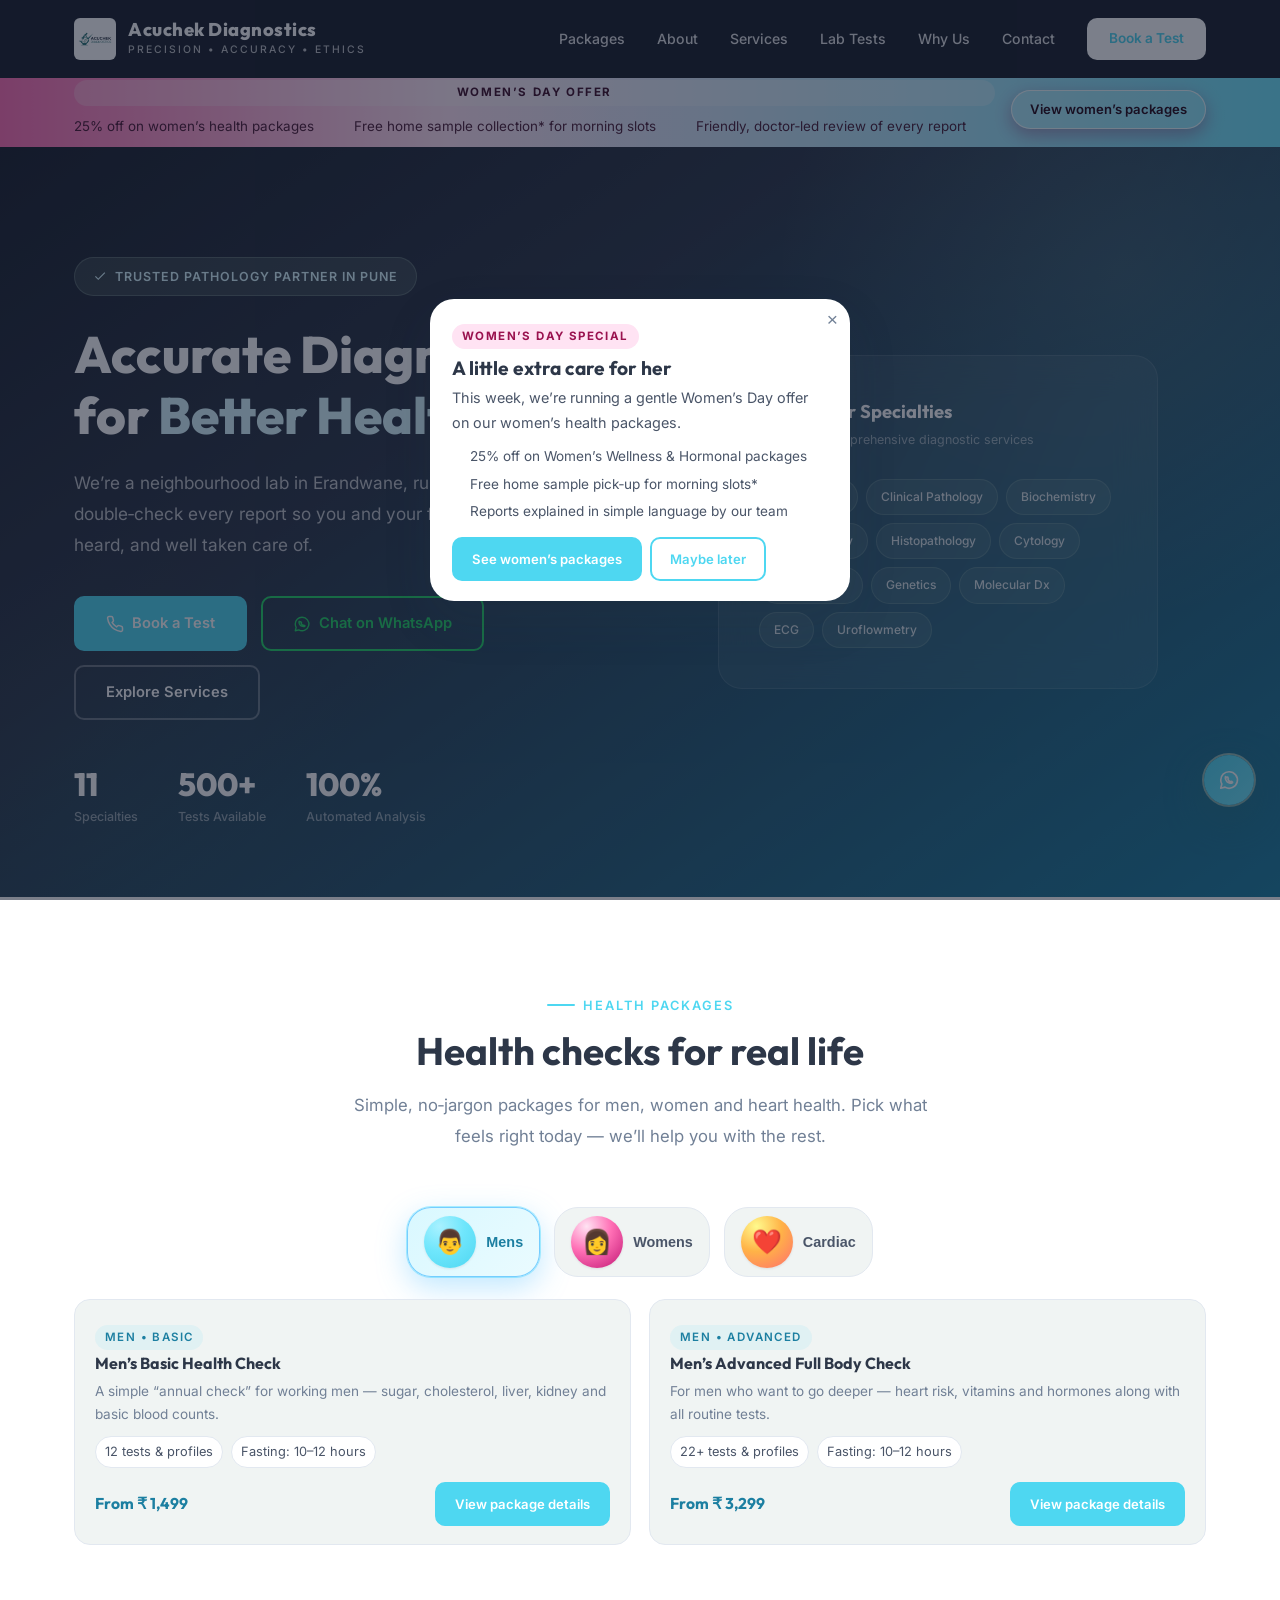
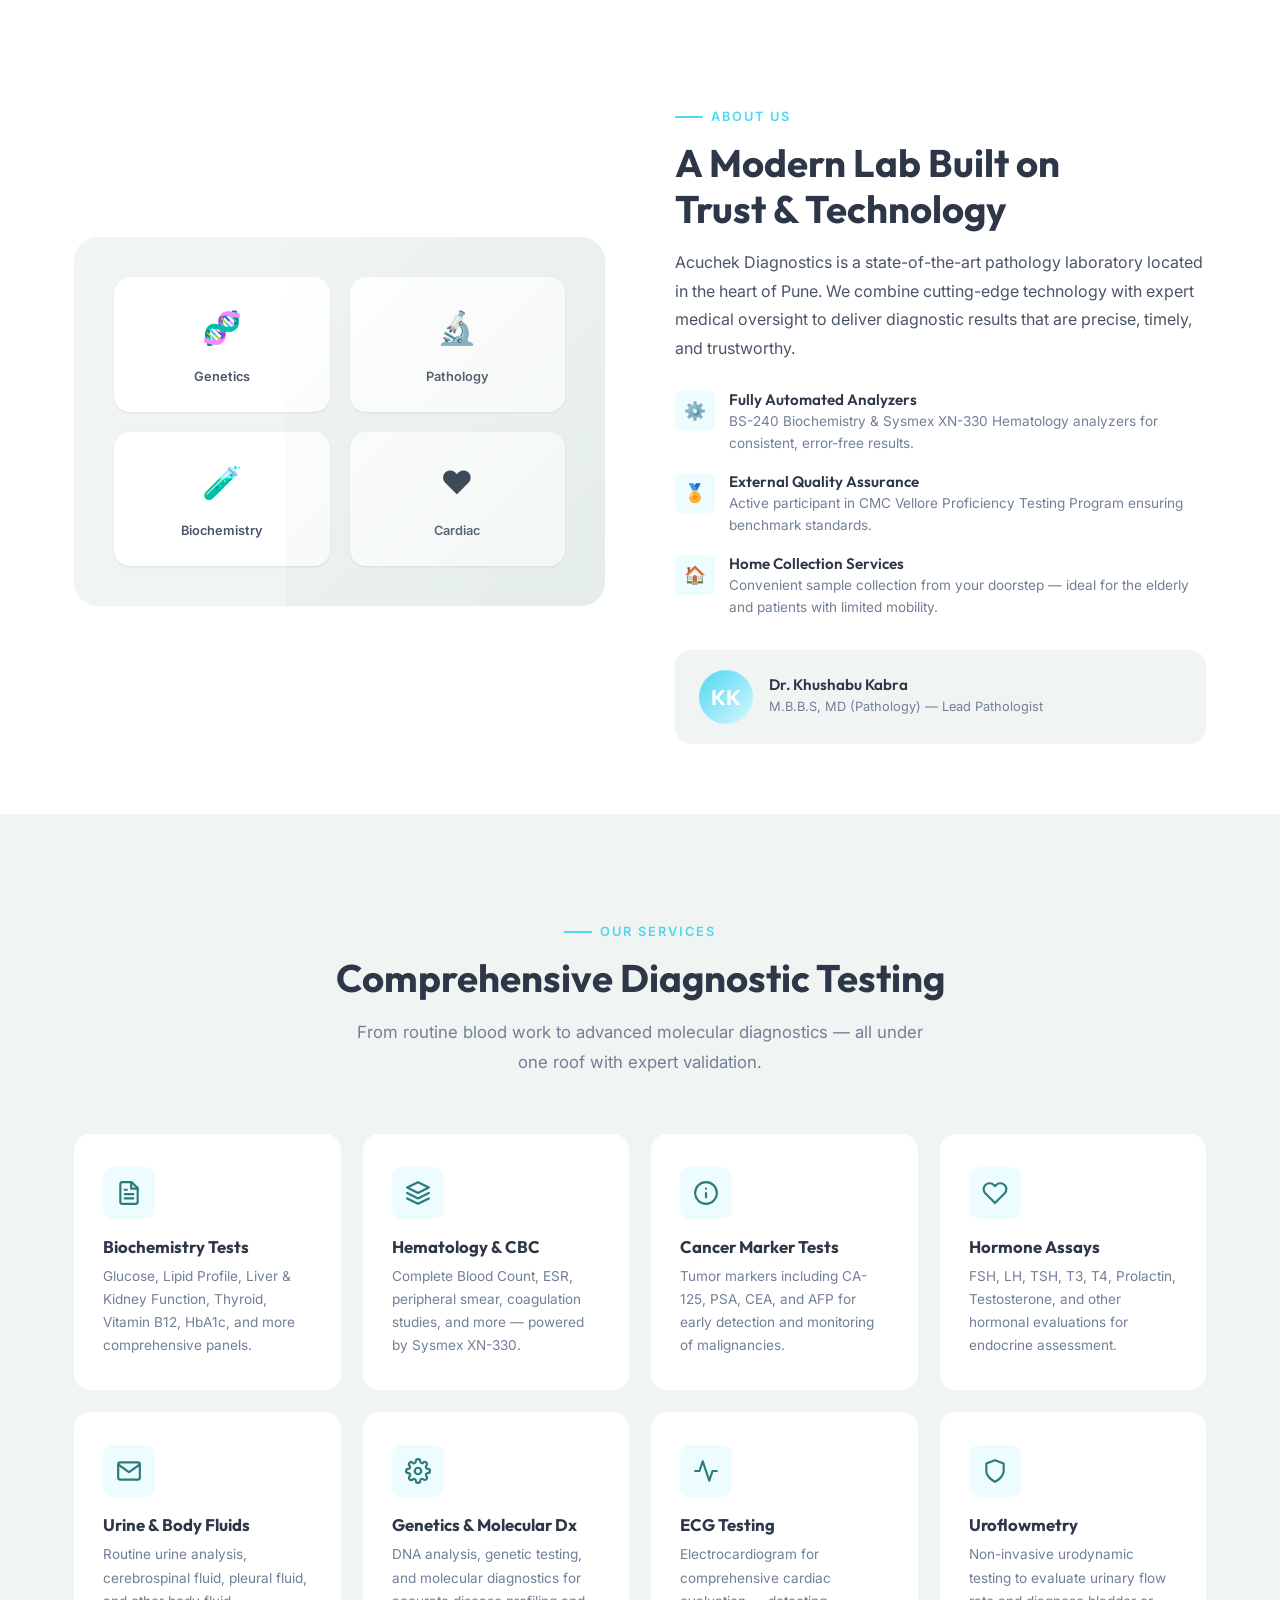
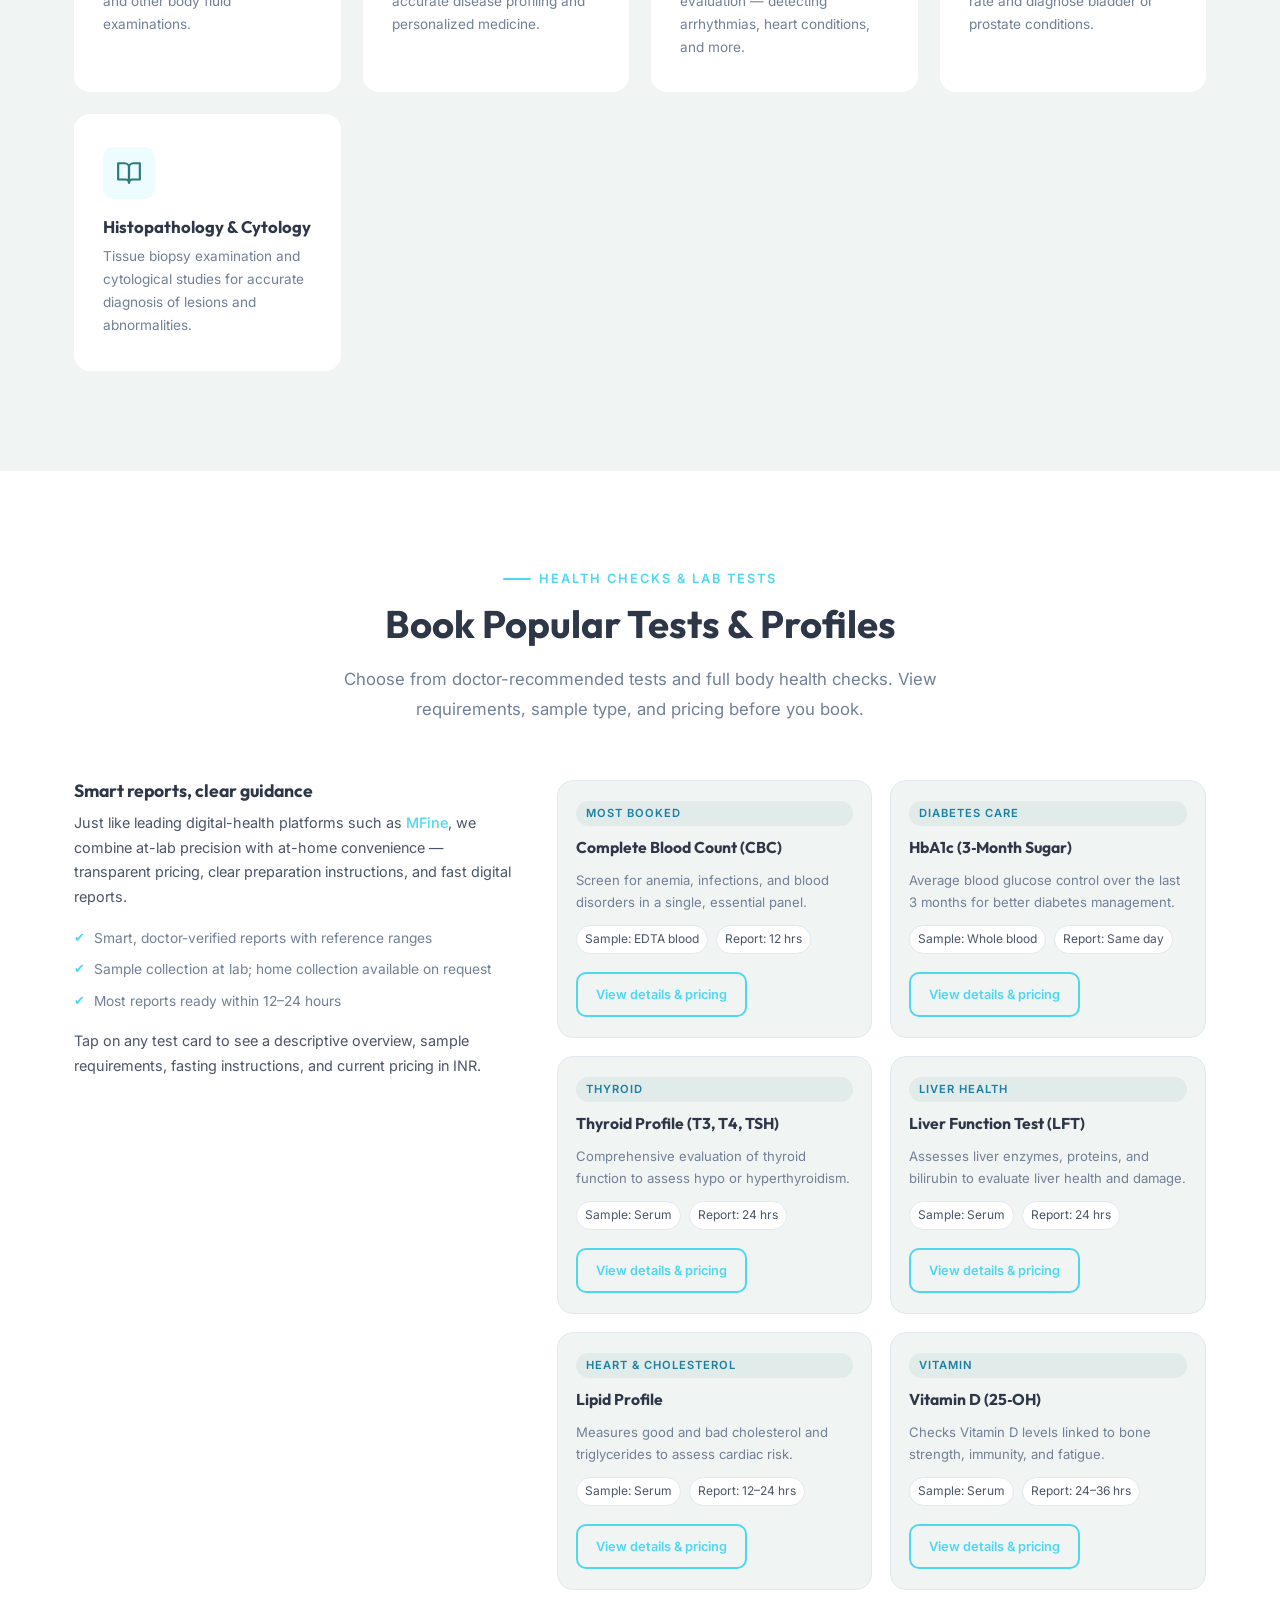
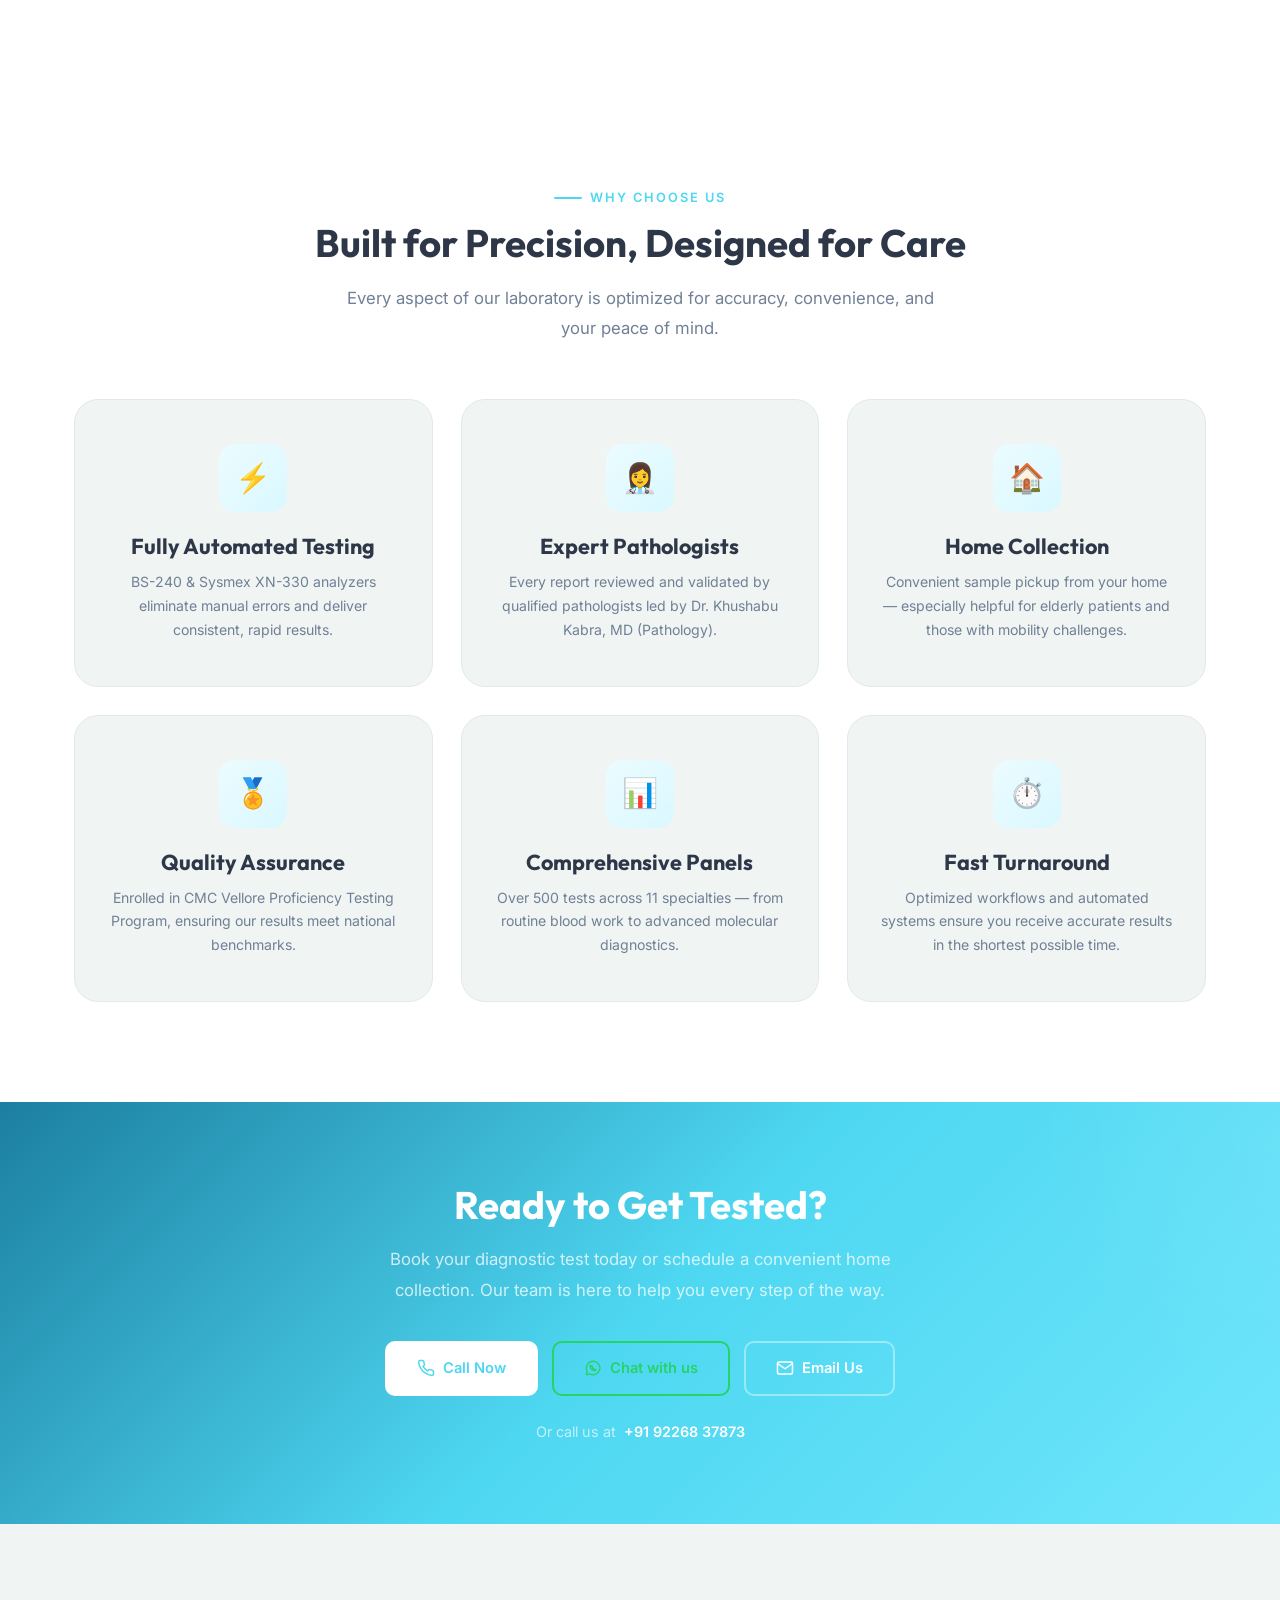
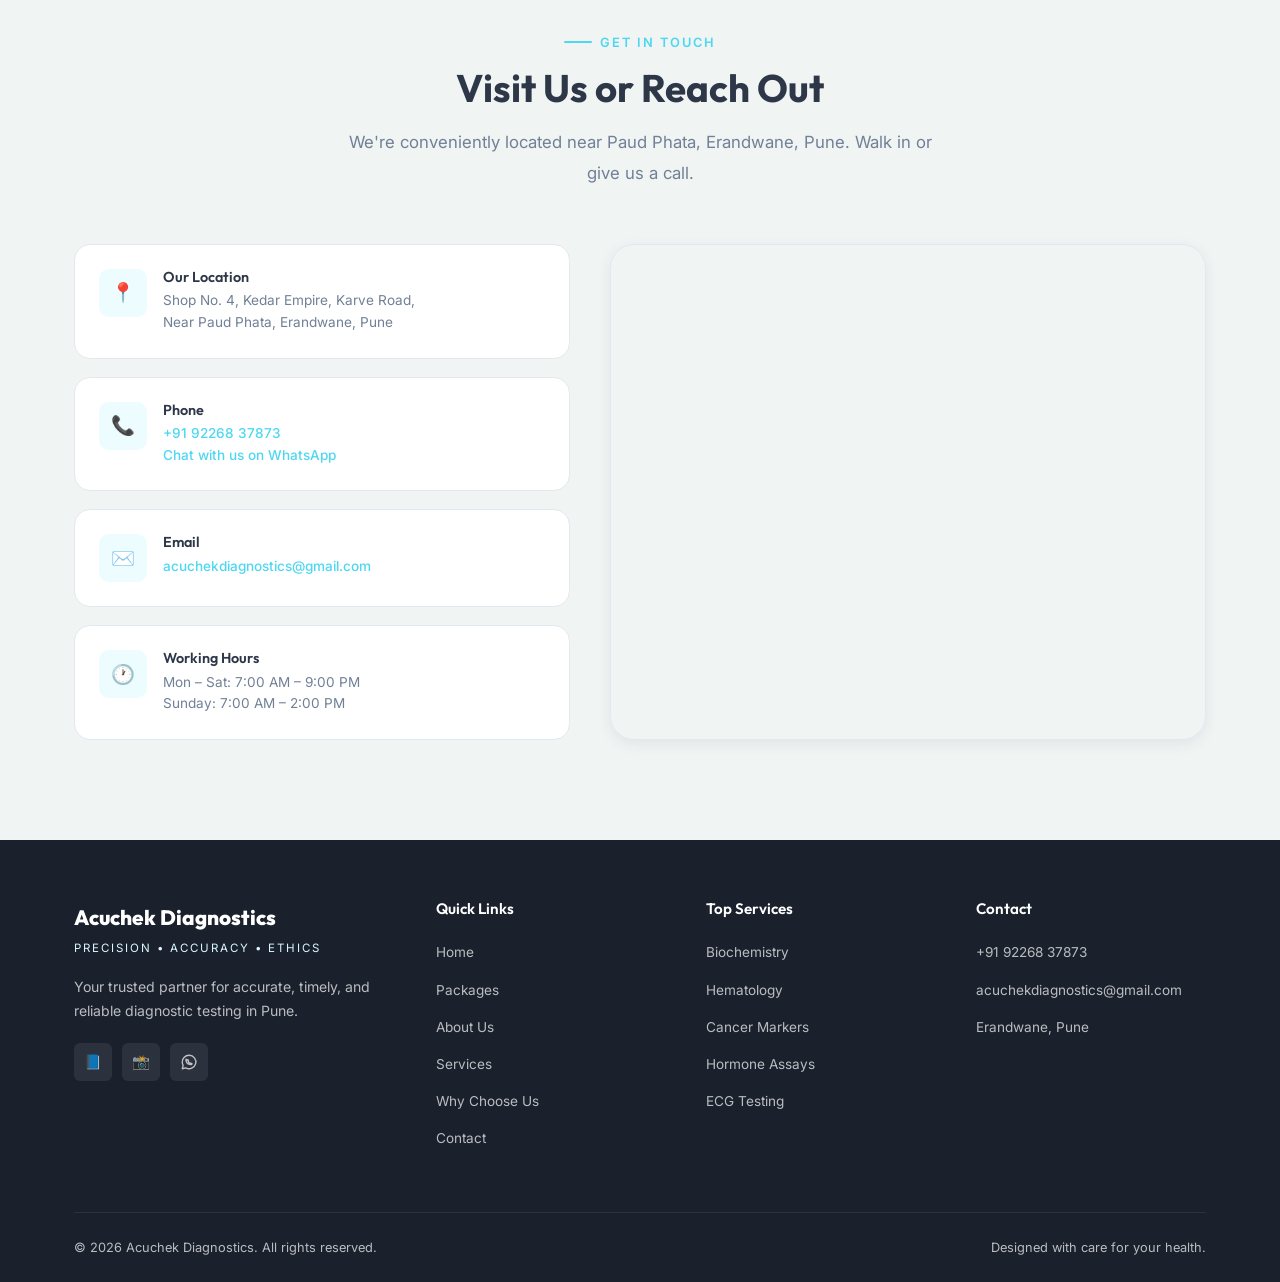
<file: index.html>
<!DOCTYPE html>
<html lang="en">
<head>
  <meta charset="UTF-8" />
  <meta name="viewport" content="width=device-width, initial-scale=1.0" />
  <meta name="description" content="Acuchek Diagnostics — NABL-quality pathology lab in Pune offering hematology, biochemistry, immunoassay, genetics, ECG, and more. Precision • Accuracy • Ethics." />
  <title>Acuchek Diagnostics | Precision • Accuracy • Ethics</title>
  <link rel="icon" href="assets/icon.png" type="image/png" />
  <link rel="stylesheet" href="styles.css" />
</head>
<body class="has-promo">

  <!-- ========== WOMEN'S DAY BANNER ========== -->
  <div class="promo-banner promo-banner-womens" id="womensDayBanner">
    <div class="container">
      <div class="promo-banner-left">
        <span class="promo-pill">Women’s Day Offer</span>
        <div class="promo-marquee">
          <div class="promo-marquee-track">
            <span class="promo-marquee-item">25% off on women’s health packages</span>
            <span class="promo-marquee-item">Free home sample collection* for morning slots</span>
            <span class="promo-marquee-item">Friendly, doctor‑led review of every report</span>
            <span class="promo-marquee-item">25% off on women’s health packages</span>
            <span class="promo-marquee-item">Free home sample collection* for morning slots</span>
            <span class="promo-marquee-item">Friendly, doctor‑led review of every report</span>
          </div>
        </div>
      </div>
      <a href="#packages" class="promo-banner-cta">
        View women’s packages
      </a>
    </div>
  </div>

  <!-- ========== NAVBAR ========== -->
  <nav class="navbar" id="navbar">
    <div class="container">
      <a href="#" class="nav-brand">
        <img src="assets/logo.png" alt="Acuchek Diagnostics Logo" />
        <div class="nav-brand-text">
          <span class="nav-brand-name">Acuchek Diagnostics</span>
          <span class="nav-brand-tagline">Precision • Accuracy • Ethics</span>
        </div>
      </a>
      <div class="nav-links" id="navLinks">
        <a href="#packages">Packages</a>
        <a href="#about">About</a>
        <a href="#services">Services</a>
        <a href="#tests">Lab Tests</a>
        <a href="#features">Why Us</a>
        <a href="#contact">Contact</a>
        <a href="tel:+919226837873" class="nav-cta">Book a Test</a>
      </div>
      <button class="nav-toggle" id="navToggle" aria-label="Toggle navigation">
        <span></span><span></span><span></span>
      </button>
    </div>
  </nav>

  <!-- ========== HERO ========== -->
  <section class="hero" id="hero">
    <div class="container">
      <div class="hero-content">
        <div class="hero-badge">
          <svg viewBox="0 0 24 24"><path d="M9 16.17L4.83 12l-1.42 1.41L9 19 21 7l-1.41-1.41z"/></svg>
          Trusted Pathology Partner in Pune
        </div>
        <h1>Accurate Diagnostics<br/>for <span>Better Health</span></h1>
        <p class="hero-description">
          We’re a neighbourhood lab in Erandwane, run by doctors who double‑check every report so you and your family feel safe, heard, and well taken care of.
        </p>
        <div class="hero-buttons">
          <a href="tel:+919226837873" class="btn btn-primary">
            <svg width="18" height="18" viewBox="0 0 24 24" fill="none" stroke="currentColor" stroke-width="2" stroke-linecap="round" stroke-linejoin="round"><path d="M22 16.92v3a2 2 0 0 1-2.18 2 19.79 19.79 0 0 1-8.63-3.07 19.5 19.5 0 0 1-6-6 19.79 19.79 0 0 1-3.07-8.67A2 2 0 0 1 4.11 2h3a2 2 0 0 1 2 1.72c.127.96.361 1.903.7 2.81a2 2 0 0 1-.45 2.11L8.09 9.91a16 16 0 0 0 6 6l1.27-1.27a2 2 0 0 1 2.11-.45c.907.339 1.85.573 2.81.7A2 2 0 0 1 22 16.92z"></path></svg>
            Book a Test
          </a>
          <a
            href="https://wa.me/919226837873?text=Hi%2C%20I%27d%20like%20to%20book%20a%20lab%20test%20at%20Acuchek%20Diagnostics."
            class="btn btn-outline btn-whatsapp"
            target="_blank"
            rel="noopener"
          >
            <svg class="icon-whatsapp" width="18" height="18" viewBox="0 0 24 24" fill="none" stroke="currentColor" stroke-width="1.8" stroke-linecap="round" stroke-linejoin="round">
              <path d="M12 3a9 9 0 0 0-9 9c0 1.6.4 3.1 1.2 4.4L3 21l4.7-1.2A9 9 0 1 0 12 3z"></path>
              <path d="M9.5 9.5c.2-.4.3-.6.6-.6h.4c.2 0 .3 0 .4.3l.4 1c.1.2.1.3 0 .5l-.3.4c-.1.1-.1.3 0 .4a5.7 5.7 0 0 0 2.3 2.3c.1.1.3.1.4 0l.4-.3c.2-.1.3-.1.5 0l1 .4c.3.1.3.2.3.4v.4c0 .3-.2.5-.6.6-.3.1-.8.2-1.3.2-.8 0-1.5-.2-2.2-.5a6.7 6.7 0 0 1-2-1.3 6.6 6.6 0 0 1-1.3-2c-.3-.7-.5-1.4-.5-2.2 0-.5.1-1 .2-1.3z"></path>
            </svg>
            Chat on WhatsApp
          </a>
          <a href="#services" class="btn btn-outline" style="border-color: rgba(255,255,255,0.3); color: #fff;">
            Explore Services
          </a>
        </div>
        <div class="hero-stats">
          <div class="hero-stat">
            <span class="hero-stat-number" data-count="11">0</span>
            <span class="hero-stat-label">Specialties</span>
          </div>
          <div class="hero-stat">
            <span class="hero-stat-number" data-count="500" data-suffix="+">0</span>
            <span class="hero-stat-label">Tests Available</span>
          </div>
          <div class="hero-stat">
            <span class="hero-stat-number" data-count="100" data-suffix="%">0</span>
            <span class="hero-stat-label">Automated Analysis</span>
          </div>
        </div>
      </div>
      <div class="hero-visual">
        <div class="hero-card">
          <div class="hero-card-header">
            <div class="hero-card-icon">🔬</div>
            <div>
              <div class="hero-card-title">Our Specialties</div>
              <div class="hero-card-subtitle">Comprehensive diagnostic services</div>
            </div>
          </div>
          <div class="hero-card-specialties">
            <span class="specialty-tag">Hematology</span>
            <span class="specialty-tag">Clinical Pathology</span>
            <span class="specialty-tag">Biochemistry</span>
            <span class="specialty-tag">Immunoassay</span>
            <span class="specialty-tag">Histopathology</span>
            <span class="specialty-tag">Cytology</span>
            <span class="specialty-tag">Microbiology</span>
            <span class="specialty-tag">Genetics</span>
            <span class="specialty-tag">Molecular Dx</span>
            <span class="specialty-tag">ECG</span>
            <span class="specialty-tag">Uroflowmetry</span>
          </div>
        </div>
      </div>
    </div>
  </section>

  <!-- ========== MEDICAL PACKAGES ========== -->
  <section class="packages" id="packages">
    <div class="container">
      <div class="section-header fade-up">
        <span class="section-label">Health Packages</span>
        <h2 class="section-title">Health checks for real life</h2>
        <p class="section-subtitle">
          Simple, no‑jargon packages for men, women and heart health. Pick what feels right today — we’ll help you with the rest.
        </p>
      </div>

      <div class="packages-layout fade-up">
        <div class="package-tabs" role="tablist" aria-label="Package categories">
          <button class="package-tab active" data-group="mens" role="tab" aria-selected="true">
            <span class="package-tab-circle mens">👨</span>
            <span class="package-tab-label">Mens</span>
          </button>
          <button class="package-tab" data-group="womens" role="tab" aria-selected="false">
            <span class="package-tab-circle womens">👩</span>
            <span class="package-tab-label">Womens</span>
          </button>
          <button class="package-tab" data-group="cardiac" role="tab" aria-selected="false">
            <span class="package-tab-circle cardiac">❤️</span>
            <span class="package-tab-label">Cardiac</span>
          </button>
        </div>

        <div class="package-list" id="packageList">
          <!-- Mens packages -->
          <article class="package-card" data-group="mens">
            <div class="package-card-header">
              <span class="package-chip">MEN • BASIC</span>
              <h3>Men’s Basic Health Check</h3>
              <p>A simple “annual check” for working men — sugar, cholesterol, liver, kidney and basic blood counts.</p>
            </div>
            <div class="package-card-meta">
              <span>12 tests &amp; profiles</span>
              <span>Fasting: 10–12 hours</span>
            </div>
            <div class="package-card-footer">
              <span class="package-price">From ₹ 1,499</span>
              <a href="package.html?id=mens-basic" class="btn btn-primary btn-sm">
                View package details
              </a>
            </div>
          </article>

          <article class="package-card" data-group="mens">
            <div class="package-card-header">
              <span class="package-chip">MEN • ADVANCED</span>
              <h3>Men’s Advanced Full Body Check</h3>
              <p>For men who want to go deeper — heart risk, vitamins and hormones along with all routine tests.</p>
            </div>
            <div class="package-card-meta">
              <span>22+ tests &amp; profiles</span>
              <span>Fasting: 10–12 hours</span>
            </div>
            <div class="package-card-footer">
              <span class="package-price">From ₹ 3,299</span>
              <a href="package.html?id=mens-advanced" class="btn btn-primary btn-sm">
                View package details
              </a>
            </div>
          </article>

          <!-- Womens packages -->
          <article class="package-card" data-group="womens">
            <div class="package-card-header">
              <span class="package-chip">WOMEN • WELLNESS</span>
              <h3>Women’s Wellness Check</h3>
              <p>Checks common concerns like tiredness, hair fall and low immunity with thyroid, anemia and vitamin tests.</p>
            </div>
            <div class="package-card-meta">
              <span>15+ tests &amp; profiles</span>
              <span>Fasting: 8–10 hours</span>
            </div>
            <div class="package-card-footer">
              <span class="package-price">From ₹ 1,899</span>
              <a href="package.html?id=womens-wellness" class="btn btn-primary btn-sm">
                View package details
              </a>
            </div>
          </article>

          <article class="package-card" data-group="womens">
            <div class="package-card-header">
              <span class="package-chip">WOMEN • HORMONAL</span>
              <h3>Women’s Hormonal Balance Panel</h3>
              <p>Helps your gynaecologist understand PCOS, irregular periods and fertility‑related questions.</p>
            </div>
            <div class="package-card-meta">
              <span>Targeted hormone panel</span>
              <span>Fasting: As advised</span>
            </div>
            <div class="package-card-footer">
              <span class="package-price">From ₹ 2,499</span>
              <a href="package.html?id=womens-hormonal" class="btn btn-primary btn-sm">
                View package details
              </a>
            </div>
          </article>

          <!-- Cardiac packages -->
          <article class="package-card" data-group="cardiac">
            <div class="package-card-header">
              <span class="package-chip">CARDIAC • SCREENING</span>
              <h3>Cardiac Risk Screening</h3>
              <p>Basic heart check with cholesterol, fasting sugar and ECG for an early heads‑up.</p>
            </div>
            <div class="package-card-meta">
              <span>Core cardiac markers</span>
              <span>Fasting: 12 hours</span>
            </div>
            <div class="package-card-footer">
              <span class="package-price">From ₹ 1,999</span>
              <a href="package.html?id=cardiac-screening" class="btn btn-primary btn-sm">
                View package details
              </a>
            </div>
          </article>

          <article class="package-card" data-group="cardiac">
            <div class="package-card-header">
              <span class="package-chip">CARDIAC • COMPLETE</span>
              <h3>Comprehensive Cardiac Profile</h3>
              <p>For high‑risk hearts — detailed lipids, sugar control and cardiac markers along with ECG.</p>
            </div>
            <div class="package-card-meta">
              <span>Expanded cardiac panel</span>
              <span>Fasting: 12 hours</span>
            </div>
            <div class="package-card-footer">
              <span class="package-price">From ₹ 4,499</span>
              <a href="package.html?id=cardiac-complete" class="btn btn-primary btn-sm">
                View package details
              </a>
            </div>
          </article>
        </div>
      </div>
    </div>
  </section>

  <!-- ========== ABOUT ========== -->
  <section class="about" id="about">
    <div class="container">
      <div class="about-visual fade-up">
        <div class="about-image-card">
          <div class="about-icon-grid">
            <div class="about-icon-item"><div class="icon">🧬</div><div class="label">Genetics</div></div>
            <div class="about-icon-item"><div class="icon">🔬</div><div class="label">Pathology</div></div>
            <div class="about-icon-item"><div class="icon">🧪</div><div class="label">Biochemistry</div></div>
            <div class="about-icon-item"><div class="icon">❤️</div><div class="label">Cardiac</div></div>
          </div>
        </div>
      </div>
      <div class="about-content fade-up">
        <span class="section-label">About Us</span>
        <h2 class="section-title">A Modern Lab Built on<br/>Trust &amp; Technology</h2>
        <p class="about-text">
          Acuchek Diagnostics is a state-of-the-art pathology laboratory located in the heart of Pune. We combine cutting-edge technology with expert medical oversight to deliver diagnostic results that are precise, timely, and trustworthy.
        </p>
        <div class="about-features">
          <div class="about-feature">
            <div class="about-feature-icon">⚙️</div>
            <div class="about-feature-text">
              <h4>Fully Automated Analyzers</h4>
              <p>BS-240 Biochemistry &amp; Sysmex XN-330 Hematology analyzers for consistent, error-free results.</p>
            </div>
          </div>
          <div class="about-feature">
            <div class="about-feature-icon">🏅</div>
            <div class="about-feature-text">
              <h4>External Quality Assurance</h4>
              <p>Active participant in CMC Vellore Proficiency Testing Program ensuring benchmark standards.</p>
            </div>
          </div>
          <div class="about-feature">
            <div class="about-feature-icon">🏠</div>
            <div class="about-feature-text">
              <h4>Home Collection Services</h4>
              <p>Convenient sample collection from your doorstep — ideal for the elderly and patients with limited mobility.</p>
            </div>
          </div>
        </div>
        <div class="doctor-card">
          <div class="doctor-avatar">KK</div>
          <div class="doctor-info">
            <h4>Dr. Khushabu Kabra</h4>
            <p>M.B.B.S, MD (Pathology) — Lead Pathologist</p>
          </div>
        </div>
      </div>
    </div>
  </section>

  <!-- ========== SERVICES ========== -->
  <section class="services" id="services">
    <div class="container">
      <div class="section-header fade-up">
        <span class="section-label">Our Services</span>
        <h2 class="section-title">Comprehensive Diagnostic Testing</h2>
        <p class="section-subtitle">From routine blood work to advanced molecular diagnostics — all under one roof with expert validation.</p>
      </div>
      <div class="services-grid">
        <div class="service-card fade-up">
          <div class="service-icon">
            <svg width="26" height="26" viewBox="0 0 24 24" fill="none" stroke="#2C7A7B" stroke-width="2" stroke-linecap="round" stroke-linejoin="round"><path d="M14.5 2H6a2 2 0 0 0-2 2v16a2 2 0 0 0 2 2h12a2 2 0 0 0 2-2V7.5L14.5 2z"/><polyline points="14 2 14 8 20 8"/><line x1="16" y1="13" x2="8" y2="13"/><line x1="16" y1="17" x2="8" y2="17"/><polyline points="10 9 9 9 8 9"/></svg>
          </div>
          <h3>Biochemistry Tests</h3>
          <p>Glucose, Lipid Profile, Liver &amp; Kidney Function, Thyroid, Vitamin B12, HbA1c, and more comprehensive panels.</p>
        </div>
        <div class="service-card fade-up">
          <div class="service-icon">
            <svg width="26" height="26" viewBox="0 0 24 24" fill="none" stroke="#2C7A7B" stroke-width="2" stroke-linecap="round" stroke-linejoin="round"><path d="M12 2L2 7l10 5 10-5-10-5z"/><path d="M2 17l10 5 10-5"/><path d="M2 12l10 5 10-5"/></svg>
          </div>
          <h3>Hematology &amp; CBC</h3>
          <p>Complete Blood Count, ESR, peripheral smear, coagulation studies, and more — powered by Sysmex XN-330.</p>
        </div>
        <div class="service-card fade-up">
          <div class="service-icon">
            <svg width="26" height="26" viewBox="0 0 24 24" fill="none" stroke="#2C7A7B" stroke-width="2" stroke-linecap="round" stroke-linejoin="round"><circle cx="12" cy="12" r="10"/><path d="M12 16v-4"/><path d="M12 8h.01"/></svg>
          </div>
          <h3>Cancer Marker Tests</h3>
          <p>Tumor markers including CA-125, PSA, CEA, and AFP for early detection and monitoring of malignancies.</p>
        </div>
        <div class="service-card fade-up">
          <div class="service-icon">
            <svg width="26" height="26" viewBox="0 0 24 24" fill="none" stroke="#2C7A7B" stroke-width="2" stroke-linecap="round" stroke-linejoin="round"><path d="M20.84 4.61a5.5 5.5 0 0 0-7.78 0L12 5.67l-1.06-1.06a5.5 5.5 0 0 0-7.78 7.78l1.06 1.06L12 21.23l7.78-7.78 1.06-1.06a5.5 5.5 0 0 0 0-7.78z"/></svg>
          </div>
          <h3>Hormone Assays</h3>
          <p>FSH, LH, TSH, T3, T4, Prolactin, Testosterone, and other hormonal evaluations for endocrine assessment.</p>
        </div>
        <div class="service-card fade-up">
          <div class="service-icon">
            <svg width="26" height="26" viewBox="0 0 24 24" fill="none" stroke="#2C7A7B" stroke-width="2" stroke-linecap="round" stroke-linejoin="round"><path d="M4 4h16c1.1 0 2 .9 2 2v12c0 1.1-.9 2-2 2H4c-1.1 0-2-.9-2-2V6c0-1.1.9-2 2-2z"/><polyline points="22,6 12,13 2,6"/></svg>
          </div>
          <h3>Urine &amp; Body Fluids</h3>
          <p>Routine urine analysis, cerebrospinal fluid, pleural fluid, and other body fluid examinations.</p>
        </div>
        <div class="service-card fade-up">
          <div class="service-icon">
            <svg width="26" height="26" viewBox="0 0 24 24" fill="none" stroke="#2C7A7B" stroke-width="2" stroke-linecap="round" stroke-linejoin="round"><circle cx="12" cy="12" r="3"/><path d="M19.4 15a1.65 1.65 0 0 0 .33 1.82l.06.06a2 2 0 1 1-2.83 2.83l-.06-.06a1.65 1.65 0 0 0-1.82-.33 1.65 1.65 0 0 0-1 1.51V21a2 2 0 0 1-4 0v-.09A1.65 1.65 0 0 0 9 19.4a1.65 1.65 0 0 0-1.82.33l-.06.06a2 2 0 1 1-2.83-2.83l.06-.06A1.65 1.65 0 0 0 4.68 15a1.65 1.65 0 0 0-1.51-1H3a2 2 0 0 1 0-4h.09A1.65 1.65 0 0 0 4.6 9a1.65 1.65 0 0 0-.33-1.82l-.06-.06a2 2 0 1 1 2.83-2.83l.06.06c.5.5 1.21.71 1.82.33H9a1.65 1.65 0 0 0 1-1.51V3a2 2 0 0 1 4 0v.09a1.65 1.65 0 0 0 1 1.51 1.65 1.65 0 0 0 1.82-.33l.06-.06a2 2 0 1 1 2.83 2.83l-.06.06A1.65 1.65 0 0 0 19.4 9a1.65 1.65 0 0 0 1.51 1H21a2 2 0 0 1 0 4h-.09a1.65 1.65 0 0 0-1.51 1z"/></svg>
          </div>
          <h3>Genetics &amp; Molecular Dx</h3>
          <p>DNA analysis, genetic testing, and molecular diagnostics for accurate disease profiling and personalized medicine.</p>
        </div>
        <div class="service-card fade-up">
          <div class="service-icon">
            <svg width="26" height="26" viewBox="0 0 24 24" fill="none" stroke="#2C7A7B" stroke-width="2" stroke-linecap="round" stroke-linejoin="round"><polyline points="22 12 18 12 15 21 9 3 6 12 2 12"/></svg>
          </div>
          <h3>ECG Testing</h3>
          <p>Electrocardiogram for comprehensive cardiac evaluation — detecting arrhythmias, heart conditions, and more.</p>
        </div>
        <div class="service-card fade-up">
          <div class="service-icon">
            <svg width="26" height="26" viewBox="0 0 24 24" fill="none" stroke="#2C7A7B" stroke-width="2" stroke-linecap="round" stroke-linejoin="round"><path d="M12 22s8-4 8-10V5l-8-3-8 3v7c0 6 8 10 8 10z"/></svg>
          </div>
          <h3>Uroflowmetry</h3>
          <p>Non-invasive urodynamic testing to evaluate urinary flow rate and diagnose bladder or prostate conditions.</p>
        </div>
        <div class="service-card fade-up">
          <div class="service-icon">
            <svg width="26" height="26" viewBox="0 0 24 24" fill="none" stroke="#2C7A7B" stroke-width="2" stroke-linecap="round" stroke-linejoin="round"><path d="M2 3h6a4 4 0 0 1 4 4v14a3 3 0 0 0-3-3H2z"/><path d="M22 3h-6a4 4 0 0 0-4 4v14a3 3 0 0 1 3-3h7z"/></svg>
          </div>
          <h3>Histopathology &amp; Cytology</h3>
          <p>Tissue biopsy examination and cytological studies for accurate diagnosis of lesions and abnormalities.</p>
        </div>
      </div>
    </div>
  </section>

  <!-- ========== TESTS / POPULAR HEALTH CHECKS ========== -->
  <section class="tests" id="tests">
    <div class="container">
      <div class="section-header fade-up">
        <span class="section-label">Health Checks &amp; Lab Tests</span>
        <h2 class="section-title">Book Popular Tests &amp; Profiles</h2>
        <p class="section-subtitle">
          Choose from doctor-recommended tests and full body health checks. View requirements, sample type, and pricing before you book.
        </p>
      </div>

      <div class="tests-layout">
        <div class="tests-highlight fade-up">
          <h3>Smart reports, clear guidance</h3>
          <p>
            Just like leading digital-health platforms such as <a href="https://www.mfine.co/" target="_blank" rel="noopener">MFine</a>, we combine
            at-lab precision with at-home convenience — transparent pricing, clear preparation instructions, and fast digital reports.
          </p>
          <ul class="tests-benefits">
            <li>Smart, doctor-verified reports with reference ranges</li>
            <li>Sample collection at lab; home collection available on request</li>
            <li>Most reports ready within 12–24 hours</li>
          </ul>
          <p class="tests-note">
            Tap on any test card to see a descriptive overview, sample requirements, fasting instructions, and current pricing in INR.
          </p>
        </div>

        <div class="tests-grid fade-up">
          <article class="test-card">
            <div class="test-tag">Most booked</div>
            <h3>Complete Blood Count (CBC)</h3>
            <p>Screen for anemia, infections, and blood disorders in a single, essential panel.</p>
            <div class="test-meta">
              <span>Sample: EDTA blood</span>
              <span>Report: 12 hrs</span>
            </div>
            <button class="btn btn-outline test-details-btn" data-test-id="cbc">
              View details &amp; pricing
            </button>
          </article>

          <article class="test-card">
            <div class="test-tag">Diabetes care</div>
            <h3>HbA1c (3‑Month Sugar)</h3>
            <p>Average blood glucose control over the last 3 months for better diabetes management.</p>
            <div class="test-meta">
              <span>Sample: Whole blood</span>
              <span>Report: Same day</span>
            </div>
            <button class="btn btn-outline test-details-btn" data-test-id="hba1c">
              View details &amp; pricing
            </button>
          </article>

          <article class="test-card">
            <div class="test-tag">Thyroid</div>
            <h3>Thyroid Profile (T3, T4, TSH)</h3>
            <p>Comprehensive evaluation of thyroid function to assess hypo or hyperthyroidism.</p>
            <div class="test-meta">
              <span>Sample: Serum</span>
              <span>Report: 24 hrs</span>
            </div>
            <button class="btn btn-outline test-details-btn" data-test-id="thyroid">
              View details &amp; pricing
            </button>
          </article>

          <article class="test-card">
            <div class="test-tag">Liver health</div>
            <h3>Liver Function Test (LFT)</h3>
            <p>Assesses liver enzymes, proteins, and bilirubin to evaluate liver health and damage.</p>
            <div class="test-meta">
              <span>Sample: Serum</span>
              <span>Report: 24 hrs</span>
            </div>
            <button class="btn btn-outline test-details-btn" data-test-id="lft">
              View details &amp; pricing
            </button>
          </article>

          <article class="test-card">
            <div class="test-tag">Heart &amp; cholesterol</div>
            <h3>Lipid Profile</h3>
            <p>Measures good and bad cholesterol and triglycerides to assess cardiac risk.</p>
            <div class="test-meta">
              <span>Sample: Serum</span>
              <span>Report: 12–24 hrs</span>
            </div>
            <button class="btn btn-outline test-details-btn" data-test-id="lipid">
              View details &amp; pricing
            </button>
          </article>

          <article class="test-card">
            <div class="test-tag">Vitamin</div>
            <h3>Vitamin D (25‑OH)</h3>
            <p>Checks Vitamin D levels linked to bone strength, immunity, and fatigue.</p>
            <div class="test-meta">
              <span>Sample: Serum</span>
              <span>Report: 24–36 hrs</span>
            </div>
            <button class="btn btn-outline test-details-btn" data-test-id="vitd">
              View details &amp; pricing
            </button>
          </article>
        </div>
      </div>
    </div>
  </section>

  <!-- ========== FEATURES ========== -->
  <section class="features" id="features">
    <div class="container">
      <div class="section-header fade-up">
        <span class="section-label">Why Choose Us</span>
        <h2 class="section-title">Built for Precision, Designed for Care</h2>
        <p class="section-subtitle">Every aspect of our laboratory is optimized for accuracy, convenience, and your peace of mind.</p>
      </div>
      <div class="features-grid">
        <div class="feature-card fade-up">
          <div class="feature-icon">⚡</div>
          <h3>Fully Automated Testing</h3>
          <p>BS-240 &amp; Sysmex XN-330 analyzers eliminate manual errors and deliver consistent, rapid results.</p>
        </div>
        <div class="feature-card fade-up">
          <div class="feature-icon">👩‍⚕️</div>
          <h3>Expert Pathologists</h3>
          <p>Every report reviewed and validated by qualified pathologists led by Dr. Khushabu Kabra, MD (Pathology).</p>
        </div>
        <div class="feature-card fade-up">
          <div class="feature-icon">🏠</div>
          <h3>Home Collection</h3>
          <p>Convenient sample pickup from your home — especially helpful for elderly patients and those with mobility challenges.</p>
        </div>
        <div class="feature-card fade-up">
          <div class="feature-icon">🏅</div>
          <h3>Quality Assurance</h3>
          <p>Enrolled in CMC Vellore Proficiency Testing Program, ensuring our results meet national benchmarks.</p>
        </div>
        <div class="feature-card fade-up">
          <div class="feature-icon">📊</div>
          <h3>Comprehensive Panels</h3>
          <p>Over 500 tests across 11 specialties — from routine blood work to advanced molecular diagnostics.</p>
        </div>
        <div class="feature-card fade-up">
          <div class="feature-icon">⏱️</div>
          <h3>Fast Turnaround</h3>
          <p>Optimized workflows and automated systems ensure you receive accurate results in the shortest possible time.</p>
        </div>
      </div>
    </div>
  </section>

  <!-- ========== CTA ========== -->
  <section class="cta-section">
    <div class="container">
      <div class="cta-content fade-up">
        <h2>Ready to Get Tested?</h2>
        <p>Book your diagnostic test today or schedule a convenient home collection. Our team is here to help you every step of the way.</p>
        <div class="cta-buttons">
          <a href="tel:+919226837873" class="btn btn-white">
            <svg width="18" height="18" viewBox="0 0 24 24" fill="none" stroke="currentColor" stroke-width="2" stroke-linecap="round" stroke-linejoin="round"><path d="M22 16.92v3a2 2 0 0 1-2.18 2 19.79 19.79 0 0 1-8.63-3.07 19.5 19.5 0 0 1-6-6 19.79 19.79 0 0 1-3.07-8.67A2 2 0 0 1 4.11 2h3a2 2 0 0 1 2 1.72c.127.96.361 1.903.7 2.81a2 2 0 0 1-.45 2.11L8.09 9.91a16 16 0 0 0 6 6l1.27-1.27a2 2 0 0 1 2.11-.45c.907.339 1.85.573 2.81.7A2 2 0 0 1 22 16.92z"></path></svg>
            Call Now
          </a>
          <a
            href="https://wa.me/919226837873?text=Hi%2C%20I%27d%20like%20to%20book%20a%20lab%20test%20at%20Acuchek%20Diagnostics."
            class="btn btn-outline btn-whatsapp"
            target="_blank"
            rel="noopener"
          >
            <svg class="icon-whatsapp" width="18" height="18" viewBox="0 0 24 24" fill="none" stroke="currentColor" stroke-width="1.8" stroke-linecap="round" stroke-linejoin="round">
              <path d="M12 3a9 9 0 0 0-9 9c0 1.6.4 3.1 1.2 4.4L3 21l4.7-1.2A9 9 0 1 0 12 3z"></path>
              <path d="M9.5 9.5c.2-.4.3-.6.6-.6h.4c.2 0 .3 0 .4.3l.4 1c.1.2.1.3 0 .5l-.3.4c-.1.1-.1.3 0 .4a5.7 5.7 0 0 0 2.3 2.3c.1.1.3.1.4 0l.4-.3c.2-.1.3-.1.5 0l1 .4c.3.1.3.2.3.4v.4c0 .3-.2.5-.6.6-.3.1-.8.2-1.3.2-.8 0-1.5-.2-2.2-.5a6.7 6.7 0 0 1-2-1.3 6.6 6.6 0 0 1-1.3-2c-.3-.7-.5-1.4-.5-2.2 0-.5.1-1 .2-1.3z"></path>
            </svg>
            Chat with us
          </a>
          <a href="mailto:acuchekdiagnostics@gmail.com" class="btn btn-outline" style="border-color: rgba(255,255,255,0.4); color: #fff;">
            <svg width="18" height="18" viewBox="0 0 24 24" fill="none" stroke="currentColor" stroke-width="2" stroke-linecap="round" stroke-linejoin="round"><path d="M4 4h16c1.1 0 2 .9 2 2v12c0 1.1-.9 2-2 2H4c-1.1 0-2-.9-2-2V6c0-1.1.9-2 2-2z"/><polyline points="22,6 12,13 2,6"/></svg>
            Email Us
          </a>
        </div>
        <div class="cta-phone">
          Or call us at <a href="tel:+919226837873">+91 92268 37873</a>
        </div>
      </div>
    </div>
  </section>

  <!-- ========== CONTACT ========== -->
  <section class="contact" id="contact">
    <div class="container">
      <div class="section-header fade-up">
        <span class="section-label">Get in Touch</span>
        <h2 class="section-title">Visit Us or Reach Out</h2>
        <p class="section-subtitle">We're conveniently located near Paud Phata, Erandwane, Pune. Walk in or give us a call.</p>
      </div>
      <div class="contact-grid">
        <div class="contact-info-cards fade-up">
          <div class="contact-card">
            <div class="contact-card-icon">📍</div>
            <div>
              <h4>Our Location</h4>
              <p>Shop No. 4, Kedar Empire, Karve Road,<br/>Near Paud Phata, Erandwane, Pune</p>
            </div>
          </div>
          <div class="contact-card">
            <div class="contact-card-icon">📞</div>
            <div>
              <h4>Phone</h4>
              <p><a href="tel:+919226837873">+91 92268 37873</a></p>
              <p>
                <a
                  href="https://wa.me/919226837873?text=Hi%2C%20I%27d%20like%20to%20book%20a%20lab%20test%20at%20Acuchek%20Diagnostics."
                  target="_blank"
                  rel="noopener"
                >
                  Chat with us on WhatsApp
                </a>
              </p>
            </div>
          </div>
          <div class="contact-card">
            <div class="contact-card-icon">✉️</div>
            <div>
              <h4>Email</h4>
              <p><a href="mailto:acuchekdiagnostics@gmail.com">acuchekdiagnostics@gmail.com</a></p>
            </div>
          </div>
          <div class="contact-card">
            <div class="contact-card-icon">🕐</div>
            <div>
              <h4>Working Hours</h4>
              <p>Mon – Sat: 7:00 AM – 9:00 PM<br/>Sunday: 7:00 AM – 2:00 PM</p>
            </div>
          </div>
        </div>
        <div class="contact-map fade-up">
          <iframe
            src="https://www.google.com/maps/embed?pb=!1m18!1m12!1m3!1d3783.5!2d73.8250!3d18.5050!2m3!1f0!2f0!3f0!3m2!1i1024!2i768!4f13.1!3m3!1m2!1s0x0%3A0x0!2zMTjCsDMwJzE4LjAiTiA3M8KwNDknMzAuMCJF!5e0!3m2!1sen!2sin!4v1700000000000!5m2!1sen!2sin"
            allowfullscreen=""
            loading="lazy"
            referrerpolicy="no-referrer-when-downgrade"
            title="Acuchek Diagnostics Location"
          ></iframe>
        </div>
      </div>
    </div>
  </section>

  <!-- ========== WOMEN'S DAY ENTRY MODAL ========== -->
  <div class="offer-modal-backdrop" id="womensOfferModal" aria-hidden="true">
    <div class="offer-modal" role="dialog" aria-modal="true" aria-labelledby="womensOfferTitle">
      <button class="offer-modal-close" id="womensOfferClose" aria-label="Close women’s day offer">&times;</button>
      <span class="offer-modal-pill">Women’s Day Special</span>
      <h2 id="womensOfferTitle">A little extra care for her</h2>
      <p>
        This week, we’re running a gentle Women’s Day offer on our women’s health packages.
      </p>
      <ul class="offer-modal-list">
        <li>25% off on Women’s Wellness &amp; Hormonal packages</li>
        <li>Free home sample pick‑up for morning slots*</li>
        <li>Reports explained in simple language by our team</li>
      </ul>
      <div class="offer-modal-actions">
        <a href="#packages" class="btn btn-primary btn-sm" id="womensOfferView">
          See women’s packages
        </a>
        <button class="btn btn-outline btn-sm" id="womensOfferLater">
          Maybe later
        </button>
      </div>
    </div>
  </div>

  <!-- ========== FOOTER ========== -->
  <footer class="footer">
    <div class="container">
      <div class="footer-grid">
        <div class="footer-brand">
          <div class="footer-brand-name">Acuchek Diagnostics</div>
          <div class="footer-brand-tagline">Precision • Accuracy • Ethics</div>
          <p>Your trusted partner for accurate, timely, and reliable diagnostic testing in Pune.</p>
          <div class="footer-social">
            <a href="#" aria-label="Facebook">📘</a>
            <a href="#" aria-label="Instagram">📸</a>
            <a
              href="https://wa.me/919226837873?text=Hi%2C%20I%27d%20like%20to%20book%20a%20lab%20test%20at%20Acuchek%20Diagnostics."
              target="_blank"
              rel="noopener"
              aria-label="Chat on WhatsApp with Acuchek Diagnostics"
            >
              <svg class="icon-whatsapp" width="18" height="18" viewBox="0 0 24 24" fill="none" stroke="currentColor" stroke-width="1.8" stroke-linecap="round" stroke-linejoin="round">
                <path d="M12 3a9 9 0 0 0-9 9c0 1.6.4 3.1 1.2 4.4L3 21l4.7-1.2A9 9 0 1 0 12 3z"></path>
                <path d="M9.5 9.5c.2-.4.3-.6.6-.6h.4c.2 0 .3 0 .4.3l.4 1c.1.2.1.3 0 .5l-.3.4c-.1.1-.1.3 0 .4a5.7 5.7 0 0 0 2.3 2.3c.1.1.3.1.4 0l.4-.3c.2-.1.3-.1.5 0l1 .4c.3.1.3.2.3.4v.4c0 .3-.2.5-.6.6-.3.1-.8.2-1.3.2-.8 0-1.5-.2-2.2-.5a6.7 6.7 0 0 1-2-1.3 6.6 6.6 0 0 1-1.3-2c-.3-.7-.5-1.4-.5-2.2 0-.5.1-1 .2-1.3z"></path>
              </svg>
            </a>
          </div>
        </div>
        <div class="footer-col">
          <h4>Quick Links</h4>
          <ul>
            <li><a href="#hero">Home</a></li>
            <li><a href="#packages">Packages</a></li>
            <li><a href="#about">About Us</a></li>
            <li><a href="#services">Services</a></li>
            <li><a href="#features">Why Choose Us</a></li>
            <li><a href="#contact">Contact</a></li>
          </ul>
        </div>
        <div class="footer-col">
          <h4>Top Services</h4>
          <ul>
            <li><a href="#services">Biochemistry</a></li>
            <li><a href="#services">Hematology</a></li>
            <li><a href="#services">Cancer Markers</a></li>
            <li><a href="#services">Hormone Assays</a></li>
            <li><a href="#services">ECG Testing</a></li>
          </ul>
        </div>
        <div class="footer-col">
          <h4>Contact</h4>
          <ul>
            <li><a href="tel:+919226837873">+91 92268 37873</a></li>
            <li><a href="mailto:acuchekdiagnostics@gmail.com">acuchekdiagnostics@gmail.com</a></li>
            <li><a href="#contact">Erandwane, Pune</a></li>
          </ul>
        </div>
      </div>
      <div class="footer-bottom">
        <span>&copy; 2026 Acuchek Diagnostics. All rights reserved.</span>
        <span>Designed with care for your health.</span>
      </div>
    </div>
  </footer>

  <!-- Floating WhatsApp chat -->
  <a
    href="https://wa.me/919226837873?text=Hi%2C%20I%27d%20like%20to%20book%20a%20lab%20test%20at%20Acuchek%20Diagnostics."
    class="whatsapp-float"
    target="_blank"
    rel="noopener"
    aria-label="Chat on WhatsApp with Acuchek Diagnostics"
  >
    <svg class="icon-whatsapp" width="22" height="22" viewBox="0 0 24 24" fill="none" stroke="currentColor" stroke-width="1.8" stroke-linecap="round" stroke-linejoin="round">
      <path d="M12 3a9 9 0 0 0-9 9c0 1.6.4 3.1 1.2 4.4L3 21l4.7-1.2A9 9 0 1 0 12 3z"></path>
      <path d="M9.5 9.5c.2-.4.3-.6.6-.6h.4c.2 0 .3 0 .4.3l.4 1c.1.2.1.3 0 .5l-.3.4c-.1.1-.1.3 0 .4a5.7 5.7 0 0 0 2.3 2.3c.1.1.3.1.4 0l.4-.3c.2-.1.3-.1.5 0l1 .4c.3.1.3.2.3.4v.4c0 .3-.2.5-.6.6-.3.1-.8.2-1.3.2-.8 0-1.5-.2-2.2-.5a6.7 6.7 0 0 1-2-1.3 6.6 6.6 0 0 1-1.3-2c-.3-.7-.5-1.4-.5-2.2 0-.5.1-1 .2-1.3z"></path>
    </svg>
  </a>

  <!-- Back to top -->
  <button class="back-to-top" id="backToTop" aria-label="Back to top">↑</button>

  <!-- Test Details Modal -->
  <div class="test-modal-backdrop" id="testModal" aria-hidden="true">
    <div class="test-modal" role="dialog" aria-modal="true" aria-labelledby="testModalTitle">
      <button class="test-modal-close" id="testModalClose" aria-label="Close details">&times;</button>
      <div class="test-modal-header">
        <div>
          <h3 id="testModalTitle"></h3>
          <p id="testModalSubtitle" class="test-modal-subtitle"></p>
        </div>
        <span class="test-modal-tag" id="testModalCategory"></span>
      </div>
      <p id="testModalDescription" class="test-modal-description"></p>
      <div class="test-modal-content">
        <div class="test-modal-info">
          <ul>
            <li><strong>Sample type:</strong> <span id="testModalSample"></span></li>
            <li><strong>Fasting required:</strong> <span id="testModalFasting"></span></li>
            <li><strong>Ideal for:</strong> <span id="testModalIdealFor"></span></li>
            <li><strong>Reporting time:</strong> <span id="testModalTat"></span></li>
            <li><strong>Preparation tips:</strong> <span id="testModalPrep"></span></li>
          </ul>
        </div>
        <div class="test-modal-pricing">
          <div class="test-modal-price-label">Current price</div>
          <div class="test-modal-price" id="testModalPrice"></div>
          <div class="test-modal-disclaimer">
            Pricing is indicative and shown in INR (₹). Final charges may vary based on panels and offers.
          </div>
          <a href="tel:+919226837873" class="btn btn-primary test-modal-cta">
            Call to book this test
          </a>
        </div>
      </div>
    </div>
  </div>

  <script src="script.js"></script>
</body>
</html>
</file>
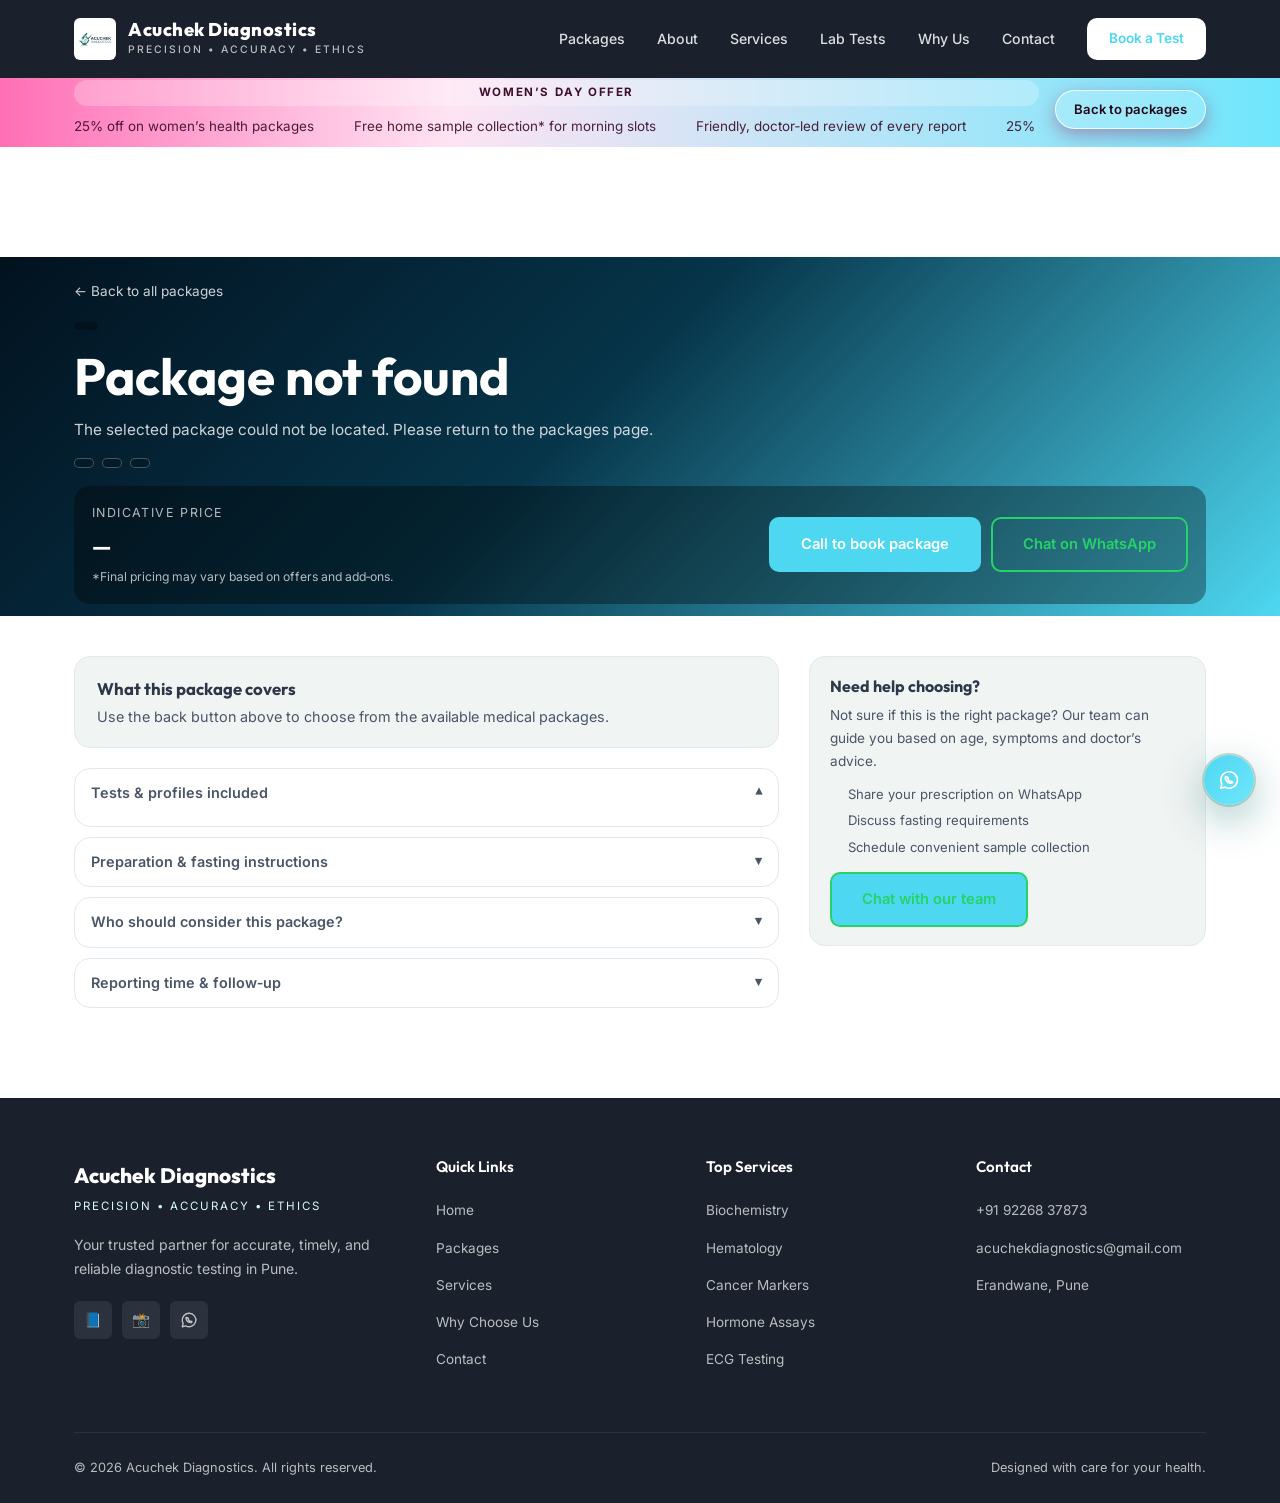
<file: package.html>
<!DOCTYPE html>
<html lang="en">
<head>
  <meta charset="UTF-8" />
  <meta name="viewport" content="width=device-width, initial-scale=1.0" />
  <meta name="description" content="View detailed information about curated health check packages at Acuchek Diagnostics." />
  <title>Acuchek Diagnostics | Package Details</title>
  <link rel="icon" href="assets/icon.png" type="image/png" />
  <link rel="stylesheet" href="styles.css" />
</head>
<body class="has-promo">

  <!-- Women’s Day banner reused -->
  <div class="promo-banner promo-banner-womens" id="womensDayBanner">
    <div class="container">
      <div class="promo-banner-left">
        <span class="promo-pill">Women’s Day Offer</span>
        <div class="promo-marquee">
          <div class="promo-marquee-track">
            <span class="promo-marquee-item">25% off on women’s health packages</span>
            <span class="promo-marquee-item">Free home sample collection* for morning slots</span>
            <span class="promo-marquee-item">Friendly, doctor‑led review of every report</span>
            <span class="promo-marquee-item">25% off on women’s health packages</span>
            <span class="promo-marquee-item">Free home sample collection* for morning slots</span>
            <span class="promo-marquee-item">Friendly, doctor‑led review of every report</span>
          </div>
        </div>
      </div>
      <a href="index.html#packages" class="promo-banner-cta">
        Back to packages
      </a>
    </div>
  </div>

  <!-- Navbar -->
  <nav class="navbar" id="navbar">
    <div class="container">
      <a href="index.html#hero" class="nav-brand">
        <img src="assets/logo.png" alt="Acuchek Diagnostics Logo" />
        <div class="nav-brand-text">
          <span class="nav-brand-name">Acuchek Diagnostics</span>
          <span class="nav-brand-tagline">Precision • Accuracy • Ethics</span>
        </div>
      </a>
      <div class="nav-links" id="navLinks">
        <a href="index.html#packages">Packages</a>
        <a href="index.html#about">About</a>
        <a href="index.html#services">Services</a>
        <a href="index.html#tests">Lab Tests</a>
        <a href="index.html#features">Why Us</a>
        <a href="index.html#contact">Contact</a>
        <a href="tel:+919226837873" class="nav-cta">Book a Test</a>
      </div>
      <button class="nav-toggle" id="navToggle" aria-label="Toggle navigation">
        <span></span><span></span><span></span>
      </button>
    </div>
  </nav>

  <!-- Package detail content -->
  <main class="package-detail-page">
    <section class="package-detail-hero fade-up">
      <div class="container">
        <a href="index.html#packages" class="package-back-link">← Back to all packages</a>
        <div class="package-detail-header">
          <div class="package-detail-label" id="packageGroupLabel"></div>
          <h1 id="packageTitle">Package title</h1>
          <p id="packageSubtitle" class="package-detail-subtitle"></p>
          <div class="package-detail-meta">
            <span id="packageTestsCount"></span>
            <span id="packageFasting"></span>
            <span id="packageReporting"></span>
          </div>
          <div class="package-detail-pricing">
            <div>
              <div class="price-label">Indicative price</div>
              <div class="price-value" id="packagePrice"></div>
              <div class="price-note">*Final pricing may vary based on offers and add‑ons.</div>
            </div>
            <div class="package-detail-cta">
              <a href="tel:+919226837873" class="btn btn-primary">Call to book package</a>
              <a
                href="https://wa.me/919226837873?text=Hi%2C%20I%27d%20like%20to%20book%20a%20health%20package%20at%20Acuchek%20Diagnostics."
                class="btn btn-outline btn-whatsapp"
                target="_blank"
                rel="noopener"
              >
                Chat on WhatsApp
              </a>
            </div>
          </div>
        </div>
      </div>
    </section>

    <section class="package-detail-content">
      <div class="container">
        <div class="package-detail-grid">
          <div class="package-primary">
            <div class="package-summary-card">
              <h2>What this package covers</h2>
              <p id="packageOverview"></p>
            </div>

            <div class="package-accordion">
              <details open>
                <summary>Tests &amp; profiles included</summary>
                <ul id="packageTestsList"></ul>
              </details>
              <details>
                <summary>Preparation &amp; fasting instructions</summary>
                <p id="packagePrep"></p>
              </details>
              <details>
                <summary>Who should consider this package?</summary>
                <p id="packageIdealFor"></p>
              </details>
              <details>
                <summary>Reporting time &amp; follow‑up</summary>
                <p id="packageReportingDetail"></p>
              </details>
            </div>
          </div>

          <aside class="package-side-card">
            <h3>Need help choosing?</h3>
            <p>
              Not sure if this is the right package? Our team can guide you based on age, symptoms and doctor’s advice.
            </p>
            <ul class="package-help-list">
              <li>Share your prescription on WhatsApp</li>
              <li>Discuss fasting requirements</li>
              <li>Schedule convenient sample collection</li>
            </ul>
            <a
              href="https://wa.me/919226837873?text=Hi%2C%20I%20need%20help%20selecting%20a%20health%20package%20at%20Acuchek%20Diagnostics."
              class="btn btn-primary btn-whatsapp"
              target="_blank"
              rel="noopener"
            >
              Chat with our team
            </a>
          </aside>
        </div>
      </div>
    </section>
  </main>

  <!-- Reuse footer + utilities from main page -->
  <footer class="footer">
    <div class="container">
      <div class="footer-grid">
        <div class="footer-brand">
          <div class="footer-brand-name">Acuchek Diagnostics</div>
          <div class="footer-brand-tagline">Precision • Accuracy • Ethics</div>
          <p>Your trusted partner for accurate, timely, and reliable diagnostic testing in Pune.</p>
          <div class="footer-social">
            <a href="#" aria-label="Facebook">📘</a>
            <a href="#" aria-label="Instagram">📸</a>
            <a
              href="https://wa.me/919226837873?text=Hi%2C%20I%27d%20like%20to%20book%20a%20lab%20test%20at%20Acuchek%20Diagnostics."
              target="_blank"
              rel="noopener"
              aria-label="Chat on WhatsApp with Acuchek Diagnostics"
            >
              <svg class="icon-whatsapp" width="18" height="18" viewBox="0 0 24 24" fill="none" stroke="currentColor" stroke-width="1.8" stroke-linecap="round" stroke-linejoin="round">
                <path d="M12 3a9 9 0 0 0-9 9c0 1.6.4 3.1 1.2 4.4L3 21l4.7-1.2A9 9 0 1 0 12 3z"></path>
                <path d="M9.5 9.5c.2-.4.3-.6.6-.6h.4c.2 0 .3 0 .4.3l.4 1c.1.2.1.3 0 .5l-.3.4c-.1.1-.1.3 0 .4a5.7 5.7 0 0 0 2.3 2.3c.1.1.3.1.4 0l.4-.3c.2-.1.3-.1.5 0l1 .4c.3.1.3.2.3.4v.4c0 .3-.2.5-.6.6-.3.1-.8.2-1.3.2-.8 0-1.5-.2-2.2-.5a6.7 6.7 0 0 1-2-1.3 6.6 6.6 0 0 1-1.3-2c-.3-.7-.5-1.4-.5-2.2 0-.5.1-1 .2-1.3z"></path>
              </svg>
            </a>
          </div>
        </div>
        <div class="footer-col">
          <h4>Quick Links</h4>
          <ul>
            <li><a href="index.html#hero">Home</a></li>
            <li><a href="index.html#packages">Packages</a></li>
            <li><a href="index.html#services">Services</a></li>
            <li><a href="index.html#features">Why Choose Us</a></li>
            <li><a href="index.html#contact">Contact</a></li>
          </ul>
        </div>
        <div class="footer-col">
          <h4>Top Services</h4>
          <ul>
            <li><a href="index.html#services">Biochemistry</a></li>
            <li><a href="index.html#services">Hematology</a></li>
            <li><a href="index.html#services">Cancer Markers</a></li>
            <li><a href="index.html#services">Hormone Assays</a></li>
            <li><a href="index.html#services">ECG Testing</a></li>
          </ul>
        </div>
        <div class="footer-col">
          <h4>Contact</h4>
          <ul>
            <li><a href="tel:+919226837873">+91 92268 37873</a></li>
            <li><a href="mailto:acuchekdiagnostics@gmail.com">acuchekdiagnostics@gmail.com</a></li>
            <li><a href="index.html#contact">Erandwane, Pune</a></li>
          </ul>
        </div>
      </div>
      <div class="footer-bottom">
        <span>&copy; 2026 Acuchek Diagnostics. All rights reserved.</span>
        <span>Designed with care for your health.</span>
      </div>
    </div>
  </footer>

  <a
    href="https://wa.me/919226837873?text=Hi%2C%20I%27d%20like%20to%20book%20a%20lab%20test%20at%20Acuchek%20Diagnostics."
    class="whatsapp-float"
    target="_blank"
    rel="noopener"
    aria-label="Chat on WhatsApp with Acuchek Diagnostics"
  >
    <svg class="icon-whatsapp" width="22" height="22" viewBox="0 0 24 24" fill="none" stroke="currentColor" stroke-width="1.8" stroke-linecap="round" stroke-linejoin="round">
      <path d="M12 3a9 9 0 0 0-9 9c0 1.6.4 3.1 1.2 4.4L3 21l4.7-1.2A9 9 0 1 0 12 3z"></path>
      <path d="M9.5 9.5c.2-.4.3-.6.6-.6h.4c.2 0 .3 0 .4.3l.4 1c.1.2.1.3 0 .5l-.3.4c-.1.1-.1.3 0 .4a5.7 5.7 0 0 0 2.3 2.3c.1.1.3.1.4 0l.4-.3c.2-.1.3-.1.5 0l1 .4c.3.1.3.2.3.4v.4c0 .3-.2.5-.6.6-.3.1-.8.2-1.3.2-.8 0-1.5-.2-2.2-.5a6.7 6.7 0 0 1-2-1.3 6.6 6.6 0 0 1-1.3-2c-.3-.7-.5-1.4-.5-2.2 0-.5.1-1 .2-1.3z"></path>
    </svg>
  </a>

  <button class="back-to-top" id="backToTop" aria-label="Back to top">↑</button>

  <script src="script.js"></script>
  <script>
    // Package details data and loader
    const PACKAGE_DETAILS = {
      'mens-basic': {
        title: "Men’s Basic Health Check",
        groupLabel: "Mens • Basic",
        subtitle: "Entry‑level wellness panel covering key blood, sugar, lipid and organ health markers.",
        testsCount: "Approx. 12 tests & profiles",
        fasting: "Fasting: 10–12 hours recommended",
        reporting: "Reports: Usually within 24 hours",
        price: "₹ 1,499 – ₹ 1,899",
        overview: "Ideal starter package for adult men wanting a quick snapshot of overall health, including anemia, sugar control, liver, kidney and cholesterol status.",
        tests: [
          "Complete Blood Count (CBC)",
          "Fasting Blood Sugar",
          "Lipid Profile (basic)",
          "Liver Function Test (LFT) – selected parameters",
          "Kidney Function Test (KFT) – selected parameters",
          "Urine Routine",
        ],
        preparation: "Overnight fasting of 10–12 hours with only water allowed is recommended. Avoid heavy, oily meals and alcohol the previous night. Regular medicines can usually be taken as advised by your doctor.",
        idealFor: "Adult men (18+ years) planning an annual health review, those with sedentary lifestyles, borderline sugar or cholesterol, or family history of lifestyle diseases.",
        reportingDetail: "Most reports are available within 24 hours. Follow‑up consultation with your doctor is recommended to interpret results and plan lifestyle or treatment changes."
      },
      'mens-advanced': {
        title: "Men’s Advanced Full Body Check",
        groupLabel: "Mens • Advanced",
        subtitle: "Comprehensive full‑body evaluation including cardiac risk, vitamins and hormone markers.",
        testsCount: "22+ tests & profiles",
        fasting: "Fasting: 10–12 hours strongly recommended",
        reporting: "Reports: 24–36 hours",
        price: "₹ 3,299 – ₹ 3,999",
        overview: "An in‑depth package designed for men above 30 or those at higher risk, combining routine health checks with cardiac, vitamin and hormone markers.",
        tests: [
          "CBC with ESR",
          "Fasting & Post‑prandial Blood Sugar / HbA1c",
          "Comprehensive Lipid Profile",
          "Liver Function Test (complete)",
          "Kidney Function Test (complete)",
          "Thyroid Profile (T3, T4, TSH)",
          "Vitamin D (25‑OH) and Vitamin B12",
          "Baseline Testosterone (as advised)",
          "Urine Routine"
        ],
        preparation: "Overnight fasting of 10–12 hours with only water allowed. Avoid alcohol for at least 24 hours. Inform the team about ongoing medications (especially thyroid, cardiac or hormonal drugs) so sample timing can be optimised.",
        idealFor: "Men above 30 years, those with diabetes, hypertension, obesity, high stress or strong family history of heart disease or metabolic syndrome.",
        reportingDetail: "Key reports are generally available within 24–36 hours. Depending on doctor advice, repeat testing or further cardiac evaluation may be suggested."
      },
      'womens-wellness': {
        title: "Women’s Wellness Check",
        groupLabel: "Womens • Wellness",
        subtitle: "Core wellness package focusing on anemia, thyroid, vitamins and organ health for women.",
        testsCount: "15+ tests & profiles",
        fasting: "Fasting: 8–10 hours preferred",
        reporting: "Reports: 24–36 hours",
        price: "₹ 1,899 – ₹ 2,299",
        overview: "A balanced wellness panel for women that checks for common concerns like anemia, thyroid imbalance, Vitamin D/B12 deficiency and metabolic health.",
        tests: [
          "CBC with ESR",
          "Thyroid Profile (T3, T4, TSH)",
          "Vitamin D (25‑OH)",
          "Vitamin B12",
          "Fasting Blood Sugar",
          "Lipid Profile (basic)",
          "LFT & KFT (selected parameters)",
          "Urine Routine"
        ],
        preparation: "Prefer 8–10 hours of fasting with only water allowed. Avoid taking vitamin supplements on the morning of the test. If pregnant or breastfeeding, inform the team and your doctor.",
        idealFor: "Adult women (18+ years), especially those with fatigue, hair fall, weight changes, menstrual irregularities or planning an annual health review.",
        reportingDetail: "Most parameters are reported within 24–36 hours. Your doctor may correlate results with clinical symptoms and, if required, advise further hormone or imaging studies."
      },
      'womens-hormonal': {
        title: "Women’s Hormonal Balance Panel",
        groupLabel: "Womens • Hormonal",
        subtitle: "Focused hormone profile to evaluate PCOS, menstrual irregularities and fertility‑related concerns.",
        testsCount: "Targeted hormone panel",
        fasting: "Fasting: As advised by doctor",
        reporting: "Reports: 3–4 working days (for certain hormones)",
        price: "₹ 2,499 – ₹ 3,299",
        overview: "A specialised set of hormone tests recommended by gynaecologists/endocrinologists to evaluate menstrual cycle issues, suspected PCOS and fertility planning.",
        tests: [
          "FSH, LH and Prolactin",
          "TSH (with T3, T4 as advised)",
          "Total Testosterone",
          "Estradiol (E2) / Progesterone (cycle‑specific)",
          "Additional hormones as per prescription"
        ],
        preparation: "Sample collection is best timed as per your doctor’s advice (specific day of cycle). Inform about all current medicines, especially hormonal pills or thyroid medications.",
        idealFor: "Women with irregular cycles, difficulty conceiving, excessive hair growth/acne, or those on treatment for PCOS or other hormonal disorders.",
        reportingDetail: "Most hormone reports are available within 3–4 working days. Interpretation should be done by your treating specialist, often along with ultrasound or clinical examination."
      },
      'cardiac-screening': {
        title: "Cardiac Risk Screening",
        groupLabel: "Cardiac • Screening",
        subtitle: "Starter cardiac risk panel combining cholesterol, sugar and ECG.",
        testsCount: "Core cardiac markers",
        fasting: "Fasting: 12 hours strongly recommended",
        reporting: "Reports: 24 hours (ECG same day)",
        price: "₹ 1,999 – ₹ 2,499",
        overview: "An early‑warning panel to estimate risk of heart disease using cholesterol profile, sugar levels and ECG rhythm assessment.",
        tests: [
          "Fasting Blood Sugar",
          "Lipid Profile (detailed)",
          "Resting ECG",
          "Blood Pressure recording (at centre)"
        ],
        preparation: "Fast for 12 hours with only water allowed. Avoid smoking and caffeine on the morning of the test. Wear comfortable clothing for ECG.",
        idealFor: "Adults with a family history of heart disease, smokers, diabetics, hypertensives or individuals beginning an exercise programme.",
        reportingDetail: "Biochemistry results are usually ready within 24 hours, while ECG is available the same day. Abnormal findings should be reviewed with a physician/cardiologist."
      },
      'cardiac-complete': {
        title: "Comprehensive Cardiac Profile",
        groupLabel: "Cardiac • Complete",
        subtitle: "Expanded cardiac profile with advanced lipids, sugar control and cardiac enzymes.",
        testsCount: "Expanded cardiac panel",
        fasting: "Fasting: 12 hours strongly recommended",
        reporting: "Reports: 24–48 hours",
        price: "₹ 4,499 – ₹ 5,499",
        overview: "A detailed package for high‑risk individuals that combines advanced lipid markers, long‑term sugar control and cardiac enzyme assessment.",
        tests: [
          "Comprehensive Lipid Profile",
          "Fasting Blood Sugar and HbA1c",
          "High‑sensitivity CRP (hs‑CRP) / Other markers as advised",
          "Resting ECG",
          "Additional cardiac enzymes as per prescription"
        ],
        preparation: "12‑hour fasting with only water is recommended. Avoid alcohol and heavy fatty meals for at least 24 hours. Inform the team about cardiac medications and blood thinners.",
        idealFor: "Individuals with known heart disease, diabetes, multiple risk factors (smoking, obesity, hypertension) or those undergoing regular cardiac follow‑up.",
        reportingDetail: "Most parameters are reported within 24–48 hours. Your cardiologist/physician will correlate results with clinical findings and may advise further imaging or stress testing."
      }
    };

    (function loadPackageDetails() {
      const params = new URLSearchParams(window.location.search);
      const id = params.get('id');
      const data = id && PACKAGE_DETAILS[id];

      if (!data) {
        document.getElementById('packageTitle').textContent = 'Package not found';
        document.getElementById('packageSubtitle').textContent = 'The selected package could not be located. Please return to the packages page.';
        document.getElementById('packageOverview').textContent = 'Use the back button above to choose from the available medical packages.';
        document.getElementById('packagePrice').textContent = '—';
        document.getElementById('packageGroupLabel').textContent = '';
        document.getElementById('packageTestsCount').textContent = '';
        document.getElementById('packageFasting').textContent = '';
        document.getElementById('packageReporting').textContent = '';
        return;
      }

      document.getElementById('packageTitle').textContent = data.title;
      document.getElementById('packageGroupLabel').textContent = data.groupLabel;
      document.getElementById('packageSubtitle').textContent = data.subtitle;
      document.getElementById('packageTestsCount').textContent = data.testsCount;
      document.getElementById('packageFasting').textContent = data.fasting;
      document.getElementById('packageReporting').textContent = data.reporting;
      document.getElementById('packagePrice').textContent = data.price;
      document.getElementById('packageOverview').textContent = data.overview;
      document.getElementById('packagePrep').textContent = data.preparation;
      document.getElementById('packageIdealFor').textContent = data.idealFor;
      document.getElementById('packageReportingDetail').textContent = data.reportingDetail;

      const testsList = document.getElementById('packageTestsList');
      testsList.innerHTML = '';
      data.tests.forEach((t) => {
        const li = document.createElement('li');
        li.textContent = t;
        testsList.appendChild(li);
      });
    })();
  </script>
</body>
</html>
</file>
<file: styles.css>
/* ============================================
   ACUCHEK DIAGNOSTICS — Design System
   Palette: Sky Blue #A8F1FF (primary), Aqua #6FE6FC, Teal Blue #4ED7F1, Soft Yellow #FFFA8D
   ============================================ */

@import url('https://fonts.googleapis.com/css2?family=Inter:wght@300;400;500;600;700&family=Outfit:wght@400;500;600;700;800&display=swap');

/* ---------- CSS Variables ---------- */
:root {
    /* Core brand palette (updated to blue theme) */
    --primary: #A8F1FF;
    --primary-soft: #D9F8FF;
    --primary-strong: #6FE6FC;
    --primary-deep: #4ED7F1;
    --accent-warm: #FFFA8D;

    /* Pink accent for offers (e.g. Women’s Day) */
    --pink-accent: #FF6FB5;
    --pink-accent-soft: #FFE3F3;

    /* Legacy tokens remapped to new palette */
    --sage-green: var(--primary-soft);
    --sage-green-light: #ECFCFF;
    --sage-green-dark: var(--primary-strong);
    --teal: var(--primary-deep);
    --teal-light: var(--primary-strong);
    --teal-dark: #1C7FA1;
    --charcoal: #2D3748;
    --charcoal-light: #4A5568;
    --charcoal-dark: #1A202C;
    --white: #FFFFFF;
    --off-white: #F7FAFC;
    --gray-100: #f0f4f3;
    --gray-200: #E2E8F0;
    --gray-300: #CBD5E0;
    --text-primary: #2D3748;
    --text-secondary: #4A5568;
    --text-muted: #718096;

    --font-heading: 'Outfit', sans-serif;
    --font-body: 'Inter', sans-serif;

    --shadow-sm: 0 1px 3px rgba(45, 55, 72, 0.06), 0 1px 2px rgba(45, 55, 72, 0.04);
    --shadow-md: 0 4px 14px rgba(45, 55, 72, 0.08);
    --shadow-lg: 0 10px 30px rgba(45, 55, 72, 0.1);
    --shadow-xl: 0 20px 50px rgba(45, 55, 72, 0.12);

    --radius-sm: 6px;
    --radius-md: 10px;
    --radius-lg: 16px;
    --radius-xl: 24px;

    --transition: 0.3s cubic-bezier(0.4, 0, 0.2, 1);
}

/* ---------- Reset & Base ---------- */
*,
*::before,
*::after {
    box-sizing: border-box;
    margin: 0;
    padding: 0;
}

html {
    scroll-behavior: smooth;
    font-size: 16px;
}

body {
    font-family: var(--font-body);
    color: var(--text-primary);
    background: var(--white);
    line-height: 1.7;
    -webkit-font-smoothing: antialiased;
    -moz-osx-font-smoothing: grayscale;
    overflow-x: hidden;
}

body.has-promo {
    /* Offset for fixed navbar so content starts just below it */
    padding-top: 72px;
}

img {
    max-width: 100%;
    height: auto;
    display: block;
}

a {
    text-decoration: none;
    color: inherit;
    transition: color var(--transition);
}

ul {
    list-style: none;
}

.container {
    width: 100%;
    max-width: 1180px;
    margin: 0 auto;
    padding: 0 24px;
}

/* ---------- Typography ---------- */
h1,
h2,
h3,
h4,
h5,
h6 {
    font-family: var(--font-heading);
    font-weight: 700;
    line-height: 1.2;
    color: var(--charcoal);
}

h1 {
    font-size: clamp(2.2rem, 5vw, 3.2rem);
}

h2 {
    font-size: clamp(1.6rem, 3.5vw, 2.4rem);
}

h3 {
    font-size: clamp(1.1rem, 2vw, 1.35rem);
}

.section-label {
    display: inline-flex;
    align-items: center;
    gap: 8px;
    font-family: var(--font-body);
    font-size: 0.8rem;
    font-weight: 600;
    letter-spacing: 2px;
    text-transform: uppercase;
    color: var(--teal);
    margin-bottom: 12px;
}

.section-label::before {
    content: '';
    width: 28px;
    height: 2px;
    background: var(--teal);
    border-radius: 2px;
}

.section-title {
    margin-bottom: 16px;
}

.section-subtitle {
    font-size: 1.05rem;
    color: var(--text-muted);
    max-width: 600px;
    line-height: 1.8;
}

.section-header {
    text-align: center;
    margin-bottom: 56px;
}

.section-header .section-subtitle {
    margin: 0 auto;
}

/* ---------- Buttons ---------- */
.btn {
    display: inline-flex;
    align-items: center;
    gap: 8px;
    font-family: var(--font-body);
    font-size: 0.92rem;
    font-weight: 600;
    padding: 13px 30px;
    border-radius: var(--radius-md);
    border: 2px solid transparent;
    cursor: pointer;
    transition: all var(--transition);
    white-space: nowrap;
}

.btn-primary {
    background: var(--teal);
    color: var(--white);
    border-color: var(--teal);
}

.btn-primary:hover {
    background: var(--teal-dark);
    border-color: var(--teal-dark);
    transform: translateY(-2px);
    box-shadow: 0 6px 20px rgba(44, 122, 123, 0.3);
}

.btn-outline {
    background: transparent;
    color: var(--teal);
    border-color: var(--teal);
}

.btn-outline:hover {
    background: var(--teal);
    color: var(--white);
    transform: translateY(-2px);
}

.btn-white {
    background: var(--white);
    color: var(--teal);
    border-color: var(--white);
}

.btn-white:hover {
    background: var(--sage-green-light);
    border-color: var(--sage-green-light);
    transform: translateY(-2px);
    box-shadow: 0 6px 20px rgba(255, 255, 255, 0.25);
}

/* WhatsApp buttons */
.btn-whatsapp {
    border-color: #25D366;
    color: #25D366;
}

.btn-whatsapp:hover {
    background: #25D366;
    border-color: #25D366;
    color: var(--white);
}

.btn-whatsapp svg {
    stroke: currentColor;
}

.icon-whatsapp {
    display: block;
}

/* ---------- NAVBAR ---------- */
.navbar {
    position: fixed;
    top: 0;
    left: 0;
    width: 100%;
    z-index: 1000;
    padding: 18px 0;
    transition: all var(--transition);
    background: var(--charcoal-dark);
}

.navbar.scrolled {
    background: var(--charcoal-dark);
    backdrop-filter: blur(12px);
    -webkit-backdrop-filter: blur(12px);
    padding: 10px 0;
    box-shadow: 0 4px 20px rgba(0, 0, 0, 0.3);
}

.navbar .container {
    display: flex;
    align-items: center;
    justify-content: space-between;
}

.nav-brand {
    display: flex;
    align-items: center;
    gap: 12px;
}

.nav-brand img {
    height: 42px;
    width: auto;
    border-radius: var(--radius-sm);
}

.nav-brand-text {
    display: flex;
    flex-direction: column;
}

.nav-brand-name {
    font-family: var(--font-heading);
    font-weight: 800;
    font-size: 1.15rem;
    color: var(--white);
    letter-spacing: 0.5px;
    line-height: 1.2;
    transition: color var(--transition);
}

.navbar.scrolled .nav-brand-name {
    color: var(--white);
}

.nav-brand-tagline {
    font-size: 0.65rem;
    font-weight: 500;
    letter-spacing: 2px;
    text-transform: uppercase;
    color: rgba(255, 255, 255, 0.7);
    transition: color var(--transition);
}

.navbar.scrolled .nav-brand-tagline {
    color: var(--sage-green);
}

.nav-links {
    display: flex;
    align-items: center;
    gap: 32px;
}

.nav-links a {
    font-size: 0.88rem;
    font-weight: 500;
    color: rgba(255, 255, 255, 0.85);
    position: relative;
    padding: 4px 0;
    transition: color var(--transition);
}

.navbar.scrolled .nav-links a {
    color: rgba(255, 255, 255, 0.85);
}

.nav-links a::after {
    content: '';
    position: absolute;
    bottom: -2px;
    left: 0;
    width: 0;
    height: 2px;
    background: var(--teal);
    border-radius: 2px;
    transition: width var(--transition);
}

.nav-links a:hover::after,
.nav-links a.active::after {
    width: 100%;
}

.nav-links a:hover {
    color: var(--white);
}

.navbar.scrolled .nav-links a:hover {
    color: var(--sage-green);
}

.nav-cta {
    font-size: 0.85rem !important;
    padding: 9px 22px !important;
    background: var(--white);
    color: var(--teal) !important;
    border-radius: var(--radius-md);
    font-weight: 600 !important;
    transition: all var(--transition) !important;
}

.nav-cta::after {
    display: none !important;
}

.nav-cta:hover {
    background: var(--sage-green-light) !important;
    color: var(--teal-dark) !important;
    transform: translateY(-1px);
}

.navbar.scrolled .nav-cta {
    background: var(--teal);
    color: var(--white) !important;
}

.navbar.scrolled .nav-cta:hover {
    background: var(--teal-dark) !important;
    color: var(--white) !important;
}

/* Mobile Toggle */
.nav-toggle {
    display: none;
    flex-direction: column;
    gap: 5px;
    cursor: pointer;
    padding: 4px;
    background: none;
    border: none;
}

.nav-toggle span {
    width: 24px;
    height: 2px;
    background: var(--white);
    border-radius: 2px;
    transition: all var(--transition);
}

.navbar.scrolled .nav-toggle span {
    background: var(--white);
}

/* ---------- HERO ---------- */
.hero {
    position: relative;
    min-height: auto;
    display: flex;
    align-items: center;
    background: linear-gradient(145deg, var(--charcoal-dark) 0%, var(--charcoal) 35%, var(--teal-dark) 100%);
    overflow: hidden;
}

.hero::before {
    content: '';
    position: absolute;
    top: -30%;
    right: -15%;
    width: 700px;
    height: 700px;
    background: radial-gradient(circle, rgba(183, 211, 196, 0.12) 0%, transparent 70%);
    border-radius: 50%;
    pointer-events: none;
}

.hero::after {
    content: '';
    position: absolute;
    bottom: -20%;
    left: -10%;
    width: 500px;
    height: 500px;
    background: radial-gradient(circle, rgba(44, 122, 123, 0.1) 0%, transparent 70%);
    border-radius: 50%;
    pointer-events: none;
}

.hero .container {
    display: grid;
    grid-template-columns: 1fr 1fr;
    gap: 60px;
    align-items: center;
    position: relative;
    z-index: 1;
}

.hero-content {
    padding: 110px 0 70px;
}

.hero-badge {
    display: inline-flex;
    align-items: center;
    gap: 8px;
    background: rgba(183, 211, 196, 0.15);
    border: 1px solid rgba(183, 211, 196, 0.25);
    padding: 8px 18px;
    border-radius: 50px;
    font-size: 0.78rem;
    font-weight: 600;
    color: var(--sage-green);
    letter-spacing: 1px;
    text-transform: uppercase;
    margin-bottom: 28px;
}

.hero-badge svg {
    width: 14px;
    height: 14px;
    fill: var(--sage-green);
}

.hero h1 {
    color: var(--white);
    margin-bottom: 20px;
    font-weight: 800;
}

.hero h1 span {
    color: var(--sage-green);
}

.hero-description {
    font-size: 1.08rem;
    color: rgba(255, 255, 255, 0.7);
    line-height: 1.8;
    margin-bottom: 36px;
    max-width: 500px;
}

.hero-buttons {
    display: flex;
    gap: 14px;
    flex-wrap: wrap;
    margin-bottom: 48px;
}

.hero-stats {
    display: flex;
    gap: 40px;
}

.hero-stat {
    display: flex;
    flex-direction: column;
}

.hero-stat-number {
    font-family: var(--font-heading);
    font-size: 2rem;
    font-weight: 800;
    color: var(--white);
    line-height: 1;
}

.hero-stat-label {
    font-size: 0.78rem;
    color: rgba(255, 255, 255, 0.5);
    margin-top: 6px;
    font-weight: 500;
}

/* Hero Visual */
.hero-visual {
    display: flex;
    justify-content: center;
    align-items: center;
    position: relative;
}

.hero-card {
    background: rgba(255, 255, 255, 0.06);
    backdrop-filter: blur(20px);
    border: 1px solid rgba(255, 255, 255, 0.1);
    border-radius: var(--radius-xl);
    padding: 40px;
    width: 100%;
    max-width: 440px;
}

.hero-card-header {
    display: flex;
    align-items: center;
    gap: 14px;
    margin-bottom: 28px;
}

.hero-card-icon {
    width: 50px;
    height: 50px;
    background: linear-gradient(135deg, var(--teal), var(--sage-green));
    border-radius: var(--radius-md);
    display: flex;
    align-items: center;
    justify-content: center;
    font-size: 1.4rem;
}

.hero-card-title {
    font-family: var(--font-heading);
    font-weight: 700;
    font-size: 1.15rem;
    color: var(--white);
}

.hero-card-subtitle {
    font-size: 0.78rem;
    color: rgba(255, 255, 255, 0.5);
    margin-top: 2px;
}

.hero-card-specialties {
    display: flex;
    flex-wrap: wrap;
    gap: 8px;
}

.specialty-tag {
    padding: 7px 14px;
    background: rgba(183, 211, 196, 0.1);
    border: 1px solid rgba(183, 211, 196, 0.2);
    border-radius: 50px;
    font-size: 0.75rem;
    color: rgba(255, 255, 255, 0.8);
    font-weight: 500;
    transition: all var(--transition);
}

.specialty-tag:hover {
    background: rgba(183, 211, 196, 0.2);
    border-color: rgba(183, 211, 196, 0.35);
}

/* ---------- ABOUT ---------- */
.about {
    padding: 70px 0;
    background: var(--white);
}

.about .container {
    display: grid;
    grid-template-columns: 1fr 1fr;
    gap: 70px;
    align-items: center;
}

.about-visual {
    position: relative;
}

.about-image-card {
    background: var(--gray-100);
    border-radius: var(--radius-xl);
    padding: 40px;
    position: relative;
    overflow: hidden;
}

.about-image-card::after {
    content: '';
    position: absolute;
    top: 0;
    right: 0;
    width: 60%;
    height: 100%;
    background: linear-gradient(135deg, transparent, rgba(183, 211, 196, 0.2));
    pointer-events: none;
}

.about-icon-grid {
    display: grid;
    grid-template-columns: 1fr 1fr;
    gap: 20px;
}

.about-icon-item {
    background: var(--white);
    border-radius: var(--radius-lg);
    padding: 24px;
    text-align: center;
    box-shadow: var(--shadow-sm);
    transition: all var(--transition);
}

.about-icon-item:hover {
    transform: translateY(-4px);
    box-shadow: var(--shadow-md);
}

.about-icon-item .icon {
    font-size: 2rem;
    margin-bottom: 10px;
}

.about-icon-item .label {
    font-size: 0.8rem;
    font-weight: 600;
    color: var(--text-secondary);
}

.about-accent-card {
    position: absolute;
    bottom: -20px;
    right: -20px;
    background: var(--teal);
    color: var(--white);
    border-radius: var(--radius-lg);
    padding: 20px 28px;
    box-shadow: var(--shadow-lg);
    z-index: 2;
}

.about-accent-card .number {
    font-family: var(--font-heading);
    font-size: 1.8rem;
    font-weight: 800;
    line-height: 1;
}

.about-accent-card .text {
    font-size: 0.78rem;
    opacity: 0.8;
    margin-top: 4px;
}

.about-content .section-label {
    text-align: left;
}

.about-text {
    font-size: 1rem;
    color: var(--text-secondary);
    margin-bottom: 28px;
    line-height: 1.8;
}

.about-features {
    display: flex;
    flex-direction: column;
    gap: 18px;
    margin-bottom: 32px;
}

.about-feature {
    display: flex;
    align-items: flex-start;
    gap: 14px;
}

.about-feature-icon {
    width: 40px;
    height: 40px;
    min-width: 40px;
    background: var(--sage-green-light);
    border-radius: var(--radius-sm);
    display: flex;
    align-items: center;
    justify-content: center;
    color: var(--teal);
    font-size: 1.1rem;
}

.about-feature-text h4 {
    font-size: 0.95rem;
    font-weight: 600;
    margin-bottom: 2px;
}

.about-feature-text p {
    font-size: 0.85rem;
    color: var(--text-muted);
    line-height: 1.6;
}

/* Doctor Card */
.doctor-card {
    display: flex;
    align-items: center;
    gap: 16px;
    background: var(--gray-100);
    border-radius: var(--radius-lg);
    padding: 20px 24px;
    margin-top: 8px;
}

.doctor-avatar {
    width: 54px;
    height: 54px;
    background: linear-gradient(135deg, var(--teal), var(--sage-green));
    border-radius: 50%;
    display: flex;
    align-items: center;
    justify-content: center;
    font-size: 1.3rem;
    color: var(--white);
    font-weight: 700;
    font-family: var(--font-heading);
}

.doctor-info h4 {
    font-size: 0.95rem;
    font-weight: 600;
}

.doctor-info p {
    font-size: 0.8rem;
    color: var(--text-muted);
    margin-top: 2px;
}

/* ---------- SERVICES ---------- */
.services {
    padding: 100px 0;
    background: var(--gray-100);
}

.services-grid {
    display: grid;
    grid-template-columns: repeat(auto-fill, minmax(260px, 1fr));
    gap: 22px;
}

.service-card {
    background: var(--white);
    border-radius: var(--radius-lg);
    padding: 32px 28px;
    transition: all var(--transition);
    border: 1px solid transparent;
    position: relative;
    overflow: hidden;
}

.service-card::before {
    content: '';
    position: absolute;
    top: 0;
    left: 0;
    width: 100%;
    height: 3px;
    background: linear-gradient(90deg, var(--teal), var(--sage-green));
    opacity: 0;
    transition: opacity var(--transition);
}

.service-card:hover {
    transform: translateY(-4px);
    border-color: var(--sage-green-light);
    box-shadow:
        0 14px 40px rgba(44, 122, 123, 0.28),
        0 0 0 1px rgba(183, 211, 196, 0.8);
}

.service-card:hover::before {
    opacity: 1;
}

.service-icon {
    width: 52px;
    height: 52px;
    background: var(--sage-green-light);
    border-radius: var(--radius-md);
    display: flex;
    align-items: center;
    justify-content: center;
    font-size: 1.5rem;
    margin-bottom: 18px;
    transition: all var(--transition);
}

.service-card:hover .service-icon {
    background: linear-gradient(135deg, var(--teal), var(--teal-light));
    transform: scale(1.05);
}

.service-card:hover .service-icon svg {
    color: var(--white);
    stroke: var(--white);
}

/* ---------- MEDICAL PACKAGES ---------- */
.packages {
    padding: 90px 0 80px;
    background: var(--white);
}

.packages-layout {
    display: flex;
    flex-direction: column;
    gap: 22px;
    align-items: stretch;
}

.package-tabs {
    display: flex;
    flex-wrap: wrap;
    justify-content: center;
    gap: 14px;
}

.package-tab {
    display: flex;
    align-items: center;
    gap: 10px;
    padding: 8px 16px;
    border-radius: var(--radius-xl);
    border: 1px solid var(--gray-200);
    background: var(--gray-100);
    cursor: pointer;
    transition: all var(--transition);
    text-align: left;
}

.package-tab-circle {
    width: 52px;
    height: 52px;
    border-radius: 50%;
    display: flex;
    align-items: center;
    justify-content: center;
    font-size: 1.5rem;
    box-shadow: var(--shadow-sm);
    background: radial-gradient(circle at 30% 20%, var(--primary) 0%, var(--primary-strong) 45%, var(--primary-deep) 100%);
    color: #043349;
}

.package-tab-circle.womens {
    background: radial-gradient(circle at 30% 20%, #FFE3F3 0%, var(--pink-accent) 45%, #C01573 100%);
    color: #3F102B;
}

.package-tab-circle.cardiac {
    background: radial-gradient(circle at 30% 20%, var(--accent-warm) 0%, #FFB347 45%, #FF6E6E 100%);
    color: #4A1600;
}

.package-tab-label {
    font-size: 0.9rem;
    font-weight: 600;
    color: var(--text-secondary);
}

.package-tab.active {
    border-color: rgba(72, 187, 255, 0.7);
    background: linear-gradient(135deg, var(--primary-soft), #EAFBFF);
    box-shadow:
        0 10px 30px rgba(72, 187, 255, 0.35),
        0 0 0 1px rgba(168, 241, 255, 0.9);
}

.package-tab.active .package-tab-label {
    color: var(--teal-dark);
}

.package-list {
    display: grid;
    grid-auto-flow: column;
    grid-auto-columns: minmax(260px, 1fr);
    gap: 18px;
    overflow-x: auto;
    padding-bottom: 4px;
    scroll-snap-type: x mandatory;
}

.package-card {
    background: var(--gray-100);
    border-radius: var(--radius-lg);
    padding: 22px 20px 18px;
    border: 1px solid var(--gray-200);
    display: flex;
    flex-direction: column;
    gap: 10px;
    transition: all var(--transition);
    scroll-snap-align: start;
}

.package-card:hover {
    background: var(--white);
    border-color: var(--primary-strong);
    box-shadow: var(--shadow-md);
    transform: translateY(-3px);
}

.package-card-header h3 {
    font-size: 1rem;
    margin: 4px 0 6px;
}

.package-card-header p {
    font-size: 0.85rem;
    color: var(--text-muted);
    line-height: 1.7;
}

.package-card-meta {
    display: flex;
    flex-wrap: wrap;
    gap: 8px;
    font-size: 0.8rem;
    color: var(--text-secondary);
}

.package-card-meta span {
    padding: 4px 9px;
    border-radius: 999px;
    background: var(--white);
    border: 1px solid var(--gray-200);
}

.package-card-footer {
    margin-top: 4px;
    display: flex;
    align-items: center;
    justify-content: space-between;
    gap: 10px;
}

.package-price {
    font-family: var(--font-heading);
    font-size: 0.98rem;
    font-weight: 700;
    color: var(--teal-dark);
}

.btn-sm {
    padding: 9px 18px;
    font-size: 0.82rem;
}

.package-chip {
    display: inline-flex;
    align-items: center;
    padding: 3px 10px;
    border-radius: 999px;
    font-size: 0.72rem;
    font-weight: 600;
    text-transform: uppercase;
    letter-spacing: 1.4px;
    background: rgba(78, 215, 241, 0.1);
    color: var(--teal-dark);
}

.service-card h3 {
    margin-bottom: 8px;
    font-size: 1.05rem;
}

.service-card p {
    font-size: 0.85rem;
    color: var(--text-muted);
    line-height: 1.7;
}

/* ---------- TESTS / POPULAR HEALTH CHECKS ---------- */
.tests {
    padding: 90px 0;
    background: var(--white);
}

.tests-layout {
    display: grid;
    grid-template-columns: minmax(0, 1.1fr) minmax(0, 1.6fr);
    gap: 36px;
    align-items: flex-start;
}

.tests-highlight h3 {
    font-size: 1.1rem;
    margin-bottom: 10px;
}

.tests-highlight p {
    font-size: 0.9rem;
    color: var(--text-secondary);
    margin-bottom: 14px;
    line-height: 1.7;
}

.tests-highlight a {
    color: var(--teal);
    font-weight: 500;
}

.tests-highlight a:hover {
    text-decoration: underline;
}

.tests-benefits {
    margin: 8px 0 12px;
    padding-left: 0;
    list-style: none;
}

.tests-benefits li {
    font-size: 0.86rem;
    color: var(--text-muted);
    padding: 4px 0 4px 20px;
    position: relative;
}

.tests-benefits li::before {
    content: '✔';
    position: absolute;
    left: 0;
    top: 4px;
    font-size: 0.8rem;
    color: var(--teal);
}

.tests-note {
    font-size: 0.8rem;
    color: var(--text-muted);
    margin-top: 8px;
}

.tests-grid {
    display: grid;
    grid-template-columns: repeat(auto-fill, minmax(230px, 1fr));
    gap: 18px;
}

.test-card {
    background: var(--gray-100);
    border-radius: var(--radius-lg);
    padding: 20px 18px;
    border: 1px solid var(--gray-200);
    display: flex;
    flex-direction: column;
    gap: 8px;
    transition: all var(--transition);
}

.test-card:hover {
    background: var(--white);
    box-shadow: var(--shadow-md);
    border-color: var(--sage-green);
    transform: translateY(-3px);
}

.test-tag {
    display: inline-flex;
    align-items: center;
    padding: 3px 10px;
    border-radius: 999px;
    background: rgba(44, 122, 123, 0.08);
    color: var(--teal-dark);
    font-size: 0.7rem;
    font-weight: 600;
    text-transform: uppercase;
    letter-spacing: 1px;
}

.test-card h3 {
    font-size: 0.98rem;
    margin-top: 4px;
    margin-bottom: 4px;
}

.test-card p {
    font-size: 0.82rem;
    color: var(--text-muted);
}

.test-meta {
    display: flex;
    flex-wrap: wrap;
    gap: 8px;
    margin-top: 4px;
    margin-bottom: 2px;
}

.test-meta span {
    font-size: 0.75rem;
    padding: 3px 8px;
    border-radius: 999px;
    background: var(--white);
    border: 1px solid var(--gray-200);
    color: var(--text-secondary);
}

.test-card .test-details-btn {
    margin-top: 8px;
    align-self: flex-start;
    font-size: 0.8rem;
    padding-inline: 18px;
}

/* Test modal */
.test-modal-backdrop {
    position: fixed;
    inset: 0;
    background: rgba(15, 23, 42, 0.45);
    display: flex;
    align-items: center;
    justify-content: center;
    z-index: 1100;
    opacity: 0;
    visibility: hidden;
    transition: opacity var(--transition), visibility var(--transition);
}

.test-modal-backdrop.open {
    opacity: 1;
    visibility: visible;
}

.test-modal {
    background: var(--white);
    border-radius: var(--radius-xl);
    box-shadow: var(--shadow-xl);
    padding: 26px 26px 24px;
    width: 100%;
    max-width: 720px;
    position: relative;
}

.test-modal-close {
    position: absolute;
    top: 14px;
    right: 16px;
    border: none;
    background: transparent;
    font-size: 1.4rem;
    cursor: pointer;
    color: var(--text-muted);
    transition: color var(--transition), transform var(--transition);
}

.test-modal-close:hover {
    color: var(--charcoal);
    transform: rotate(4deg);
}

.test-modal-header {
    display: flex;
    align-items: flex-start;
    justify-content: space-between;
    gap: 12px;
    margin-bottom: 10px;
}

.test-modal-header h3 {
    font-size: 1.1rem;
    margin-bottom: 2px;
}

.test-modal-subtitle {
    font-size: 0.78rem;
    color: var(--text-muted);
}

.test-modal-tag {
    padding: 4px 10px;
    border-radius: 999px;
    background: var(--sage-green-light);
    font-size: 0.75rem;
    font-weight: 600;
    color: var(--teal-dark);
    white-space: nowrap;
}

.test-modal-description {
    font-size: 0.86rem;
    color: var(--text-secondary);
    margin-bottom: 14px;
}

.test-modal-content {
    display: grid;
    grid-template-columns: minmax(0, 1.4fr) minmax(0, 1fr);
    gap: 20px;
    align-items: flex-start;
}

.test-modal-info ul {
    list-style: none;
    padding: 0;
    margin: 0;
}

.test-modal-info li {
    font-size: 0.82rem;
    color: var(--text-secondary);
    padding: 5px 0;
}

.test-modal-info strong {
    font-weight: 600;
}

.test-modal-pricing {
    padding: 14px 14px 12px;
    border-radius: var(--radius-lg);
    background: var(--gray-100);
    border: 1px solid var(--gray-200);
    display: flex;
    flex-direction: column;
    gap: 6px;
}

.test-modal-price-label {
    font-size: 0.78rem;
    text-transform: uppercase;
    letter-spacing: 1px;
    color: var(--text-muted);
}

.test-modal-price {
    font-size: 1.3rem;
    font-weight: 700;
    color: var(--teal-dark);
}

.test-modal-disclaimer {
    font-size: 0.72rem;
    color: var(--text-muted);
    line-height: 1.5;
}

.test-modal-cta {
    margin-top: 6px;
    justify-content: center;
    width: 100%;
}

/* ---------- FEATURES / WHY CHOOSE US ---------- */
.features {
    padding: 100px 0;
    background: var(--white);
}

.features-grid {
    display: grid;
    grid-template-columns: repeat(3, 1fr);
    gap: 28px;
}

.feature-card {
    text-align: center;
    padding: 44px 30px;
    border-radius: var(--radius-xl);
    background: var(--gray-100);
    border: 1px solid var(--gray-200);
    transition: all var(--transition);
}

.feature-card:hover {
    border-color: var(--sage-green);
    background: var(--white);
    box-shadow: var(--shadow-lg);
    transform: translateY(-4px);
}

.feature-icon {
    width: 68px;
    height: 68px;
    margin: 0 auto 22px;
    background: linear-gradient(135deg, var(--sage-green-light), var(--sage-green));
    border-radius: var(--radius-lg);
    display: flex;
    align-items: center;
    justify-content: center;
    font-size: 1.8rem;
    transition: all var(--transition);
}

.feature-card:hover .feature-icon {
    background: linear-gradient(135deg, var(--teal), var(--teal-light));
    transform: scale(1.08);
}

.feature-card h3 {
    margin-bottom: 10px;
}

.feature-card p {
    font-size: 0.88rem;
    color: var(--text-muted);
    line-height: 1.7;
}

/* ---------- CTA SECTION ---------- */
.cta-section {
    padding: 80px 0;
    background: linear-gradient(135deg, var(--teal-dark) 0%, var(--teal) 50%, var(--sage-green-dark) 100%);
    position: relative;
    overflow: hidden;
}

.cta-section::before {
    content: '';
    position: absolute;
    top: -50%;
    right: -20%;
    width: 500px;
    height: 500px;
    background: radial-gradient(circle, rgba(255, 255, 255, 0.06) 0%, transparent 70%);
    border-radius: 50%;
}

.cta-content {
    text-align: center;
    position: relative;
    z-index: 1;
}

.cta-content h2 {
    color: var(--white);
    margin-bottom: 16px;
}

.cta-content p {
    color: rgba(255, 255, 255, 0.75);
    font-size: 1.05rem;
    max-width: 550px;
    margin: 0 auto 36px;
    line-height: 1.8;
}

.cta-buttons {
    display: flex;
    justify-content: center;
    gap: 14px;
    flex-wrap: wrap;
}

.cta-phone {
    display: flex;
    align-items: center;
    justify-content: center;
    gap: 8px;
    margin-top: 24px;
    color: rgba(255, 255, 255, 0.65);
    font-size: 0.9rem;
}

.cta-phone a {
    color: var(--white);
    font-weight: 600;
}

.cta-phone a:hover {
    text-decoration: underline;
}

/* ---------- CONTACT ---------- */
.contact {
    padding: 100px 0;
    background: var(--gray-100);
}

.contact-grid {
    display: grid;
    grid-template-columns: 1fr 1.2fr;
    gap: 40px;
}

.contact-info-cards {
    display: flex;
    flex-direction: column;
    gap: 18px;
}

.contact-card {
    display: flex;
    align-items: flex-start;
    gap: 16px;
    background: var(--white);
    border-radius: var(--radius-lg);
    padding: 24px;
    transition: all var(--transition);
    border: 1px solid var(--gray-200);
}

.contact-card:hover {
    box-shadow: var(--shadow-md);
    border-color: var(--sage-green);
}

.contact-card-icon {
    width: 48px;
    height: 48px;
    min-width: 48px;
    background: var(--sage-green-light);
    border-radius: var(--radius-md);
    display: flex;
    align-items: center;
    justify-content: center;
    font-size: 1.2rem;
    color: var(--teal);
}

.contact-card h4 {
    font-size: 0.9rem;
    font-weight: 600;
    margin-bottom: 4px;
}

.contact-card p {
    font-size: 0.85rem;
    color: var(--text-muted);
    line-height: 1.6;
}

.contact-card a {
    color: var(--teal);
    font-weight: 500;
}

.contact-card a:hover {
    text-decoration: underline;
}

.contact-map {
    border-radius: var(--radius-xl);
    overflow: hidden;
    box-shadow: var(--shadow-md);
    border: 1px solid var(--gray-200);
    min-height: 400px;
}

.contact-map iframe {
    width: 100%;
    height: 100%;
    min-height: 400px;
    border: none;
}

/* ---------- FOOTER ---------- */
.footer {
    background: var(--charcoal-dark);
    color: rgba(255, 255, 255, 0.7);
    padding: 60px 0 0;
}

.footer-grid {
    display: grid;
    grid-template-columns: 1.4fr 1fr 1fr 1fr;
    gap: 40px;
    padding-bottom: 50px;
    border-bottom: 1px solid rgba(255, 255, 255, 0.08);
}

.footer-brand-name {
    font-family: var(--font-heading);
    font-weight: 800;
    font-size: 1.3rem;
    color: var(--white);
    margin-bottom: 4px;
}

.footer-brand-tagline {
    font-size: 0.72rem;
    letter-spacing: 2px;
    text-transform: uppercase;
    color: var(--sage-green);
    margin-bottom: 16px;
}

.footer-brand p {
    font-size: 0.88rem;
    line-height: 1.7;
    margin-bottom: 20px;
}

.footer-social {
    display: flex;
    gap: 10px;
}

.footer-social a {
    width: 38px;
    height: 38px;
    background: rgba(255, 255, 255, 0.08);
    border-radius: var(--radius-sm);
    display: flex;
    align-items: center;
    justify-content: center;
    font-size: 0.9rem;
    transition: all var(--transition);
}

.footer-social a:hover {
    background: var(--teal);
    color: var(--white);
    transform: translateY(-2px);
}

.footer-col h4 {
    color: var(--white);
    font-size: 0.95rem;
    font-weight: 600;
    margin-bottom: 20px;
}

.footer-col ul li {
    margin-bottom: 10px;
}

.footer-col ul li a {
    font-size: 0.85rem;
    transition: all var(--transition);
}

.footer-col ul li a:hover {
    color: var(--sage-green);
    padding-left: 4px;
}

.footer-bottom {
    display: flex;
    align-items: center;
    justify-content: space-between;
    padding: 24px 0;
    font-size: 0.8rem;
}

.footer-bottom a {
    color: var(--sage-green);
}

.footer-bottom a:hover {
    text-decoration: underline;
}

/* ---------- SCROLL ANIMATIONS ---------- */
.fade-up {
    opacity: 0;
    transform: translateY(30px);
    transition: opacity 0.7s ease, transform 0.7s ease;
}

.fade-up.visible {
    opacity: 1;
    transform: translateY(0);
}

/* ---------- BACK TO TOP ---------- */
.back-to-top {
    position: fixed;
    bottom: 30px;
    right: 30px;
    width: 46px;
    height: 46px;
    background: var(--teal);
    color: var(--white);
    border: none;
    border-radius: 50%;
    cursor: pointer;
    display: flex;
    align-items: center;
    justify-content: center;
    font-size: 1.2rem;
    box-shadow: var(--shadow-lg);
    opacity: 0;
    visibility: hidden;
    transform: translateY(20px);
    transition: all var(--transition);
    z-index: 999;
}

.back-to-top.visible {
    opacity: 1;
    visibility: visible;
    transform: translateY(0);
}

.back-to-top:hover {
    background: var(--teal-dark);
    transform: translateY(-3px);
}

/* Floating WhatsApp chat */
.whatsapp-float {
    position: fixed;
    bottom: 95px;
    right: 26px;
    width: 50px;
    height: 50px;
    border-radius: 50%;
    background: linear-gradient(135deg, var(--teal), var(--teal-light));
    color: var(--white);
    display: flex;
    align-items: center;
    justify-content: center;
    font-size: 1.4rem;
    box-shadow:
        0 14px 40px rgba(44, 122, 123, 0.45),
        0 0 0 2px rgba(183, 211, 196, 0.8);
    z-index: 1000;
    transition: transform var(--transition), box-shadow var(--transition), opacity var(--transition), visibility var(--transition);
    opacity: 1;
    visibility: visible;
}

.whatsapp-float:hover {
    transform: translateY(-3px) scale(1.05);
    box-shadow:
        0 18px 50px rgba(44, 122, 123, 0.6),
        0 0 0 3px rgba(183, 211, 196, 0.9);
}

/* ---------- PROMO BANNER (WOMEN'S DAY) ---------- */
.promo-banner {
    width: 100%;
    background: linear-gradient(90deg, var(--pink-accent) 0%, var(--pink-accent-soft) 35%, var(--primary-strong) 100%);
    color: #3F102B;
}

.promo-banner .container {
    display: flex;
    align-items: center;
    justify-content: space-between;
    gap: 16px;
    padding: 8px 24px;
}

.promo-banner-left {
    display: flex;
    flex-direction: column;
    gap: 6px;
    min-width: 0;
}

.promo-pill {
    display: inline-flex;
    align-items: center;
    justify-content: center;
    padding: 3px 10px;
    border-radius: 999px;
    background: rgba(255, 255, 255, 0.24);
    color: #3F102B;
    font-size: 0.72rem;
    font-weight: 700;
    text-transform: uppercase;
    letter-spacing: 1.6px;
}

.promo-marquee {
    position: relative;
    overflow: hidden;
    max-width: 100%;
}

.promo-marquee-track {
    display: inline-flex;
    gap: 40px;
    white-space: nowrap;
    animation: promoMarquee 22s linear infinite;
}

.promo-marquee-item {
    font-size: 0.84rem;
    opacity: 0.92;
}

.promo-banner-cta {
    display: inline-flex;
    align-items: center;
    justify-content: center;
    padding: 7px 18px;
    border-radius: 999px;
    border: 1px solid rgba(255, 255, 255, 0.8);
    background: rgba(255, 255, 255, 0.16);
    color: #250818;
    font-size: 0.82rem;
    font-weight: 600;
    white-space: nowrap;
    box-shadow: 0 6px 18px rgba(148, 27, 89, 0.4);
    transition: all var(--transition);
}

.promo-banner-cta:hover {
    background: var(--white);
    color: #9A124F;
    transform: translateY(-1px);
}

@keyframes promoMarquee {
    0% {
        transform: translateX(0);
    }

    100% {
        transform: translateX(-50%);
    }
}

/* ---------- WOMEN'S DAY OFFER MODAL ---------- */
.offer-modal-backdrop {
    position: fixed;
    inset: 0;
    background: rgba(15, 23, 42, 0.55);
    display: flex;
    align-items: center;
    justify-content: center;
    z-index: 1200;
    opacity: 0;
    visibility: hidden;
    transition: opacity var(--transition), visibility var(--transition);
}

.offer-modal-backdrop.open {
    opacity: 1;
    visibility: visible;
}

.offer-modal {
    background: var(--white);
    border-radius: var(--radius-xl);
    box-shadow: var(--shadow-xl);
    padding: 22px 22px 20px;
    max-width: 420px;
    width: calc(100% - 40px);
    position: relative;
}

.offer-modal-pill {
    display: inline-flex;
    align-items: center;
    padding: 3px 10px;
    border-radius: 999px;
    background: var(--pink-accent-soft);
    color: #9A124F;
    font-size: 0.72rem;
    font-weight: 700;
    letter-spacing: 1.4px;
    text-transform: uppercase;
    margin-bottom: 8px;
}

.offer-modal h2 {
    font-size: 1.2rem;
    margin-bottom: 6px;
}

.offer-modal p {
    font-size: 0.9rem;
    color: var(--text-secondary);
    margin-bottom: 10px;
}

.offer-modal-list {
    font-size: 0.85rem;
    color: var(--text-secondary);
    margin-bottom: 14px;
    padding-left: 18px;
}

.offer-modal-list li {
    margin-bottom: 4px;
}

.offer-modal-actions {
    display: flex;
    flex-wrap: wrap;
    gap: 8px;
    margin-top: 4px;
}

.offer-modal-close {
    position: absolute;
    top: 10px;
    right: 12px;
    border: none;
    background: transparent;
    font-size: 1.2rem;
    cursor: pointer;
    color: var(--text-muted);
    transition: color var(--transition), transform var(--transition);
}

.offer-modal-close:hover {
    color: var(--charcoal);
    transform: rotate(4deg);
}

/* ---------- PACKAGE DETAIL PAGE ---------- */
.package-detail-page {
    padding-top: 110px;
}

.package-detail-hero {
    padding: 20px 0 12px;
    background: linear-gradient(135deg, #02121F 0%, #063449 45%, var(--primary-deep) 100%);
    color: var(--white);
}

.package-back-link {
    display: inline-flex;
    align-items: center;
    gap: 4px;
    font-size: 0.85rem;
    color: rgba(255, 255, 255, 0.8);
    margin-bottom: 16px;
}

.package-back-link:hover {
    color: var(--primary);
}

.package-detail-header h1 {
    margin-bottom: 10px;
    color: var(--white);
}

.package-detail-label {
    display: inline-flex;
    align-items: center;
    padding: 4px 12px;
    border-radius: 999px;
    font-size: 0.75rem;
    font-weight: 600;
    letter-spacing: 1.4px;
    text-transform: uppercase;
    background: rgba(0, 0, 0, 0.25);
    color: var(--primary);
    margin-bottom: 8px;
}

.package-detail-subtitle {
    font-size: 0.96rem;
    color: rgba(255, 255, 255, 0.8);
    max-width: 640px;
}

.package-detail-meta {
    margin-top: 14px;
    display: flex;
    flex-wrap: wrap;
    gap: 8px;
    font-size: 0.82rem;
}

.package-detail-meta span {
    padding: 4px 9px;
    border-radius: 999px;
    border: 1px solid rgba(255, 255, 255, 0.26);
    background: rgba(0, 0, 0, 0.18);
}

.package-detail-pricing {
    margin-top: 18px;
    padding: 16px 18px;
    border-radius: var(--radius-lg);
    background: rgba(0, 0, 0, 0.35);
    display: flex;
    flex-wrap: wrap;
    align-items: center;
    justify-content: space-between;
    gap: 16px;
}

.price-label {
    font-size: 0.78rem;
    text-transform: uppercase;
    letter-spacing: 1.4px;
    color: rgba(255, 255, 255, 0.7);
}

.price-value {
    font-family: var(--font-heading);
    font-size: 1.4rem;
    font-weight: 700;
    margin-top: 4px;
}

.price-note {
    font-size: 0.76rem;
    color: rgba(255, 255, 255, 0.7);
    margin-top: 2px;
}

.package-detail-cta {
    display: flex;
    flex-wrap: wrap;
    gap: 10px;
}

.package-detail-content {
    padding: 40px 0 80px;
    background: var(--white);
}

.package-detail-grid {
    display: grid;
    grid-template-columns: minmax(0, 1.6fr) minmax(0, 0.9fr);
    gap: 30px;
    align-items: flex-start;
}

.package-summary-card {
    border-radius: var(--radius-lg);
    background: var(--gray-100);
    border: 1px solid var(--gray-200);
    padding: 22px 22px 18px;
    margin-bottom: 20px;
}

.package-summary-card h2 {
    font-size: 1.05rem;
    margin-bottom: 6px;
}

.package-summary-card p {
    font-size: 0.9rem;
    color: var(--text-secondary);
}

.package-accordion details {
    border-radius: var(--radius-lg);
    border: 1px solid var(--gray-200);
    background: var(--white);
    padding: 12px 16px;
    margin-bottom: 10px;
}

.package-accordion summary {
    list-style: none;
    cursor: pointer;
    font-weight: 600;
    font-size: 0.9rem;
    color: var(--text-secondary);
}

.package-accordion summary::-webkit-details-marker {
    display: none;
}

.package-accordion summary::after {
    content: '▾';
    float: right;
    font-size: 0.8rem;
    transition: transform var(--transition);
}

.package-accordion details[open] summary::after {
    transform: rotate(-180deg);
}

.package-accordion p,
.package-accordion ul {
    margin-top: 8px;
    font-size: 0.86rem;
    color: var(--text-secondary);
    line-height: 1.7;
}

.package-accordion ul {
    padding-left: 18px;
}

.package-accordion li {
    margin-bottom: 4px;
}

.package-side-card {
    border-radius: var(--radius-lg);
    background: var(--gray-100);
    border: 1px solid var(--gray-200);
    padding: 20px 20px 18px;
}

.package-side-card h3 {
    font-size: 1rem;
    margin-bottom: 8px;
}

.package-side-card p {
    font-size: 0.85rem;
    color: var(--text-secondary);
    margin-bottom: 10px;
}

.package-help-list {
    font-size: 0.82rem;
    margin-bottom: 14px;
    padding-left: 18px;
    color: var(--text-secondary);
}

.package-help-list li {
    margin-bottom: 4px;
}

@media (max-width: 992px) {
    .package-detail-grid {
        grid-template-columns: 1fr;
    }
}

@media (max-width: 768px) {
    .package-detail-page {
        padding-top: 90px;
    }

    .package-detail-pricing {
        flex-direction: column;
        align-items: flex-start;
    }
}

@media (max-width: 768px) {
    body.has-promo {
        padding-top: 86px;
    }

    .promo-banner .container {
        flex-direction: column;
        align-items: flex-start;
    }

    .promo-banner-cta {
        align-self: stretch;
        justify-content: center;
    }
}

/* ==========================================
   RESPONSIVE
   ========================================== */
@media (max-width: 992px) {
    .hero .container {
        grid-template-columns: 1fr;
        text-align: center;
    }

    .hero-visual {
        display: none;
    }

    .hero-content {
        padding: 120px 0 80px;
    }

    .hero-description {
        margin: 0 auto 36px;
    }

    .hero-buttons {
        justify-content: center;
    }

    .hero-stats {
        justify-content: center;
    }

    .about .container {
        grid-template-columns: 1fr;
        gap: 50px;
    }

    .about-visual {
        order: -1;
    }

    .tests-layout {
        grid-template-columns: 1fr;
    }

    .features-grid {
        grid-template-columns: 1fr 1fr;
    }

    .contact-grid {
        grid-template-columns: 1fr;
    }

    .footer-grid {
        grid-template-columns: 1fr 1fr;
        gap: 30px;
    }
}

@media (max-width: 768px) {
    .nav-links {
        position: fixed;
        top: 0;
        right: -100%;
        width: 280px;
        height: 100vh;
        flex-direction: column;
        background: var(--charcoal-dark);
        padding: 80px 32px 32px;
        gap: 20px;
        transition: right var(--transition);
        box-shadow: -5px 0 30px rgba(0, 0, 0, 0.2);
    }

    .nav-links.open {
        right: 0;
    }

    .nav-links a {
        color: rgba(255, 255, 255, 0.8) !important;
        font-size: 1rem;
    }

    .nav-links a:hover {
        color: var(--sage-green) !important;
    }

    .nav-toggle {
        display: flex;
    }

    .features-grid {
        grid-template-columns: 1fr;
    }

    .services-grid {
        grid-template-columns: 1fr;
    }

    .test-modal {
        max-width: 95%;
        padding: 22px 18px 20px;
    }

    .test-modal-content {
        grid-template-columns: 1fr;
    }

    .hero-stats {
        gap: 24px;
        flex-wrap: wrap;
    }

    .hero h1 {
        font-size: 2rem;
    }

    .footer-grid {
        grid-template-columns: 1fr;
    }

    .footer-bottom {
        flex-direction: column;
        gap: 10px;
        text-align: center;
    }

    .whatsapp-float {
        bottom: 90px;
        right: 20px;
        width: 46px;
        height: 46px;
        font-size: 1.3rem;
    }
}

@media (max-width: 480px) {
    .container {
        padding: 0 16px;
    }

    .hero-buttons {
        flex-direction: column;
        align-items: center;
    }

    .cta-buttons {
        flex-direction: column;
        align-items: center;
    }
}
</file>
